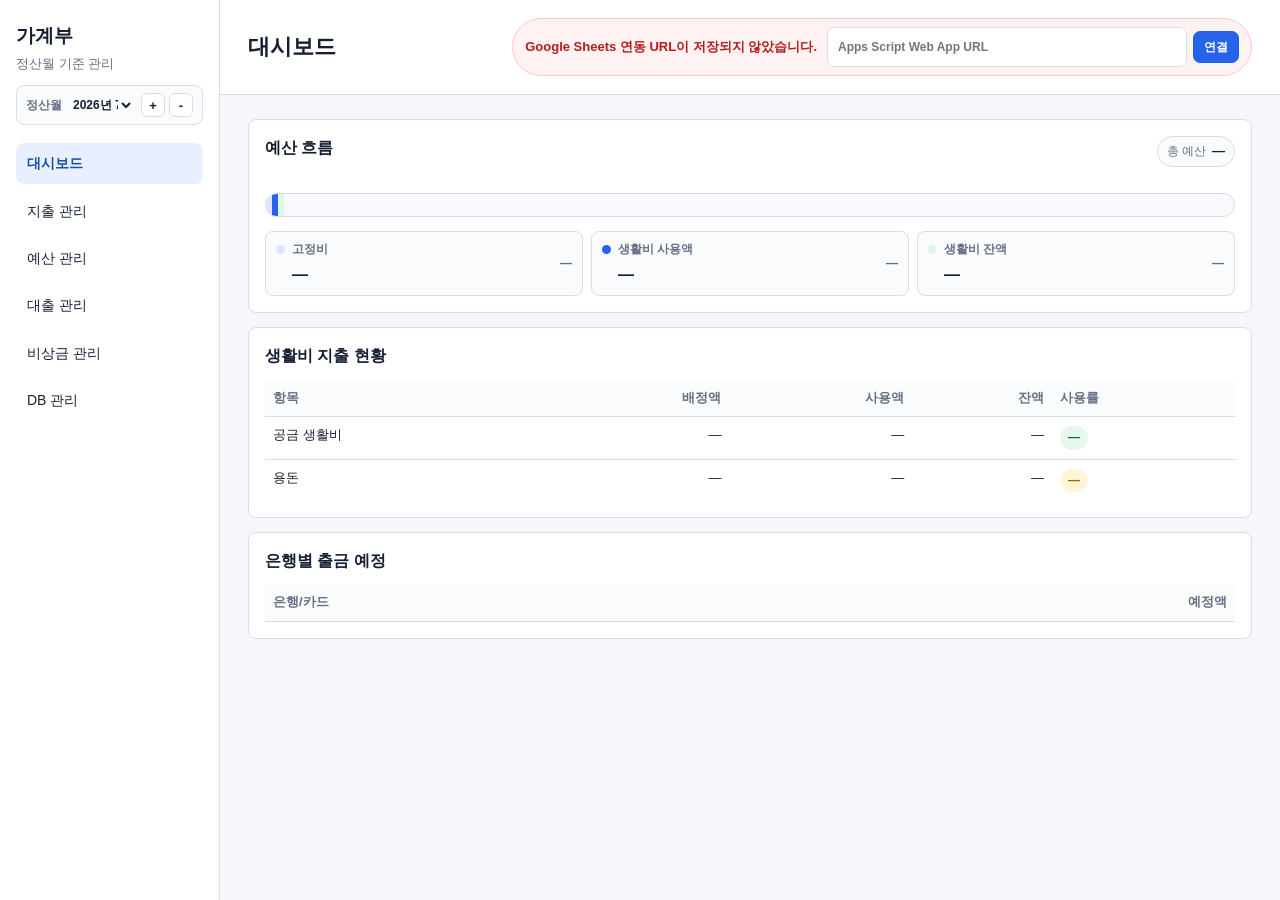
<file: docs/index.html>
<!doctype html>
<html lang="ko">
<head>
  <meta charset="utf-8">
  <meta name="viewport" content="width=device-width, initial-scale=1">
  <meta http-equiv="refresh" content="0; url=household-budget-planning.html">
  <title>가계부</title>
  <link rel="canonical" href="household-budget-planning.html">
</head>
<body>
  <p><a href="household-budget-planning.html">가계부 열기</a></p>
</body>
</html>
</file>
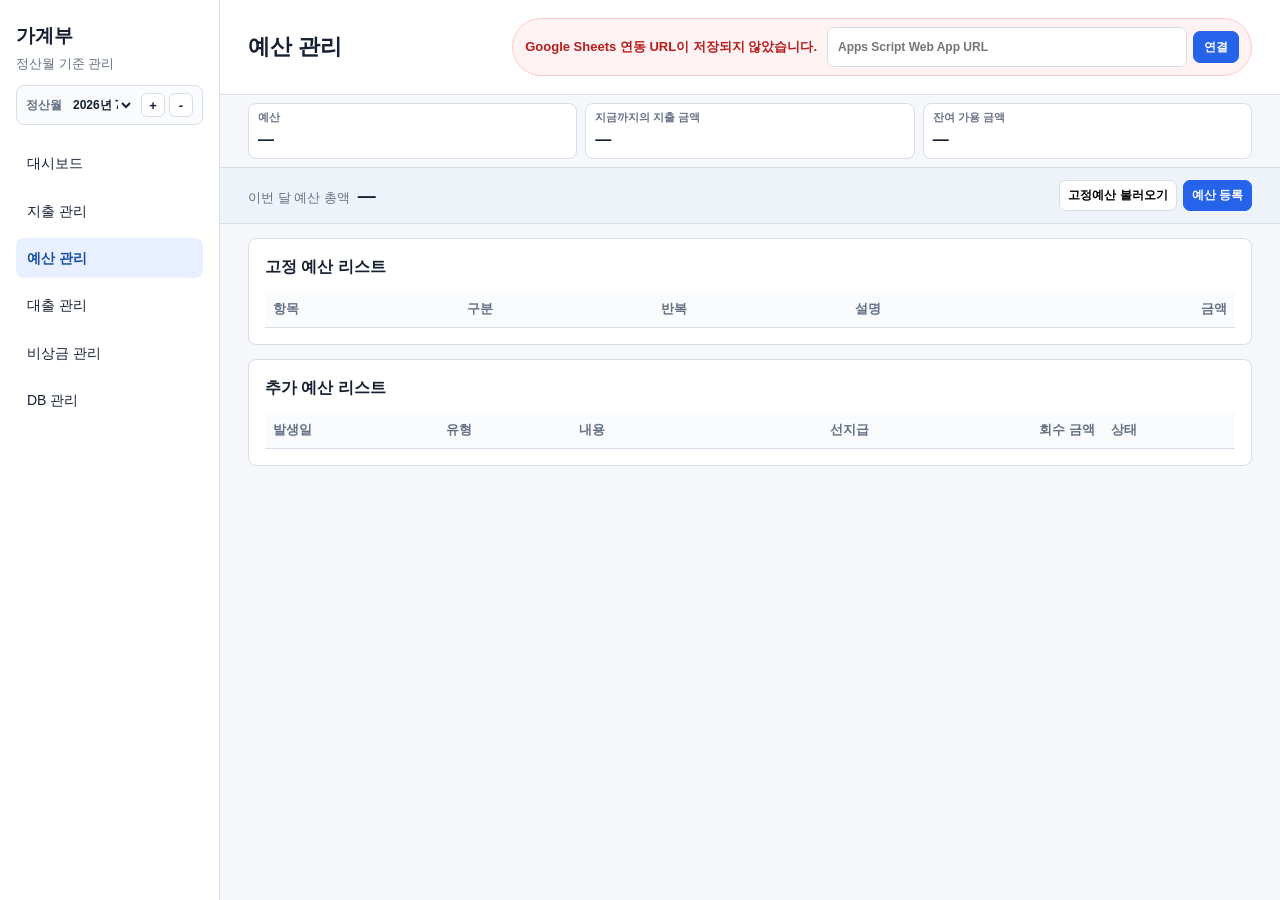
<file: docs/budget-management.html>
<!doctype html>
<html lang="ko">
<head>
  <meta charset="utf-8">
  <meta name="viewport" content="width=device-width, initial-scale=1">
  <title>가계부 - 예산 관리</title>
  <link rel="stylesheet" href="household-budget.css?v=9">
  <link rel="manifest" href="manifest.webmanifest">
  <link rel="icon" href="app-icon.svg" type="image/svg+xml">
  <meta name="theme-color" content="#2563eb">
  <script src="household-budget-db.js?v=16"></script>
</head>
<body>
  <div class="shell">
    <aside class="sidebar">
      <div class="brand">
        <div class="brand-title">
          <h1>가계부</h1>
          <p>정산월 기준 관리</p>
        </div>
        <label class="global-month">
          <span>정산월</span>
          <select name="globalSettlementMonth" aria-label="정산월 선택">
            <option>2026년 12월</option>
            <option>2026년 11월</option>
            <option>2026년 10월</option>
            <option>2026년 9월</option>
            <option>2026년 8월</option>
            <option selected>2026년 7월</option>
            <option>2026년 6월</option>
            <option>2026년 5월</option>
            <option>2026년 4월</option>
            <option>2026년 3월</option>
            <option>2026년 2월</option>
            <option>2026년 1월</option>
          </select>
        </label>
      </div>
      <nav class="nav">
        <a href="household-budget-planning.html">대시보드</a>
        <a href="expense-management.html">지출 관리</a>
        <a class="active" href="budget-management.html">예산 관리</a>
        <a href="loan-management.html">대출 관리</a>
        <a href="reserve-management.html">비상금 관리</a>
        <a href="database-management.html">DB 관리</a>
      </nav>
    </aside>
    <div class="content">
      <header class="topbar">
        <div>
          <h2>예산 관리</h2>
        </div>
      </header>
      <section class="summary-strip" aria-label="예산 요약">
        <div class="summary-item">
          <span>예산</span>
          <strong>—</strong>
        </div>
        <div class="summary-item">
          <span>지금까지의 지출 금액</span>
          <strong>—</strong>
        </div>
        <div class="summary-item">
          <span>잔여 가용 금액</span>
          <strong>—</strong>
        </div>
      </section>
      <main class="expense-main">
        <div class="toolbar is-sticky">
          <div class="toolbar-total">
            <span>이번 달 예산 총액</span>
            <strong>—</strong>
          </div>
          <div class="toolbar-actions">
            <button class="button" id="copyFixedBudgetMonth" type="button">고정예산 불러오기</button>
            <button class="button primary" id="openBudgetModal">예산 등록</button>
          </div>
        </div>
        <div class="grid">
          <section class="card span-12">
            <h3>고정 예산 리스트</h3>
            <table>
              <thead>
                <tr>
                  <th>항목</th>
                  <th>구분</th>
                  <th>반복</th>
                  <th>설명</th>
                  <th class="amount">금액</th>
                </tr>
              </thead>
              <tbody></tbody>
            </table>
          </section>
          <section class="card span-12">
            <h3>추가 예산 리스트</h3>
            <table>
              <thead>
                <tr>
                  <th>발생일</th>
                  <th>유형</th>
                  <th>내용</th>
                  <th class="amount">선지급</th>
                  <th class="amount">회수 금액</th>
                  <th>상태</th>
                </tr>
              </thead>
              <tbody></tbody>
            </table>
          </section>
        </div>
      </main>
    </div>
  </div>

  <div class="modal-backdrop" id="budgetModal" aria-hidden="true">
    <section class="modal" role="dialog" aria-modal="true" aria-labelledby="budgetModalTitle">
      <div class="modal-head">
        <h3 id="budgetModalTitle">예산 등록/편집</h3>
        <button class="button budget-modal-close">닫기</button>
      </div>
      <div class="modal-body">
        <div class="form-grid">
          <div>
            <label for="budgetKind">예산 유형</label>
            <select class="control" id="budgetKind">
              <option value="">선택</option>
              <option value="fixed">고정 예산</option>
              <option value="extra">추가 예산</option>
            </select>
          </div>
          <div>
            <label for="budgetName">항목</label>
            <input class="control" id="budgetName">
          </div>
          <div>
            <label for="budgetAmount">금액</label>
            <input class="control" id="budgetAmount">
          </div>
          <div id="fixedBudgetFields" class="conditional-panel">
            <div class="form-grid">
              <div>
                <label for="fixedBudgetCycle">반복</label>
                <select class="control" id="fixedBudgetCycle">
                  <option value="">선택</option>
                  <option>매월</option>
                  <option>이번 달만</option>
                  <option>다음 달부터</option>
                </select>
              </div>
              <div>
                <label for="fixedBudgetDescription">설명</label>
                <input class="control" id="fixedBudgetDescription">
              </div>
            </div>
          </div>
          <div id="extraBudgetFields" class="conditional-panel is-hidden">
            <div class="form-grid">
              <div>
                <label for="extraBudgetType">추가 유형</label>
                <select class="control" id="extraBudgetType">
                  <option value="">선택</option>
                  <option>선지급 회수</option>
                  <option>현금 추가</option>
                </select>
              </div>
              <div id="extraBudgetStatusField">
                <label for="extraBudgetStatus">상태</label>
                <select class="control" id="extraBudgetStatus">
                  <option value="">선택</option>
                  <option>예정</option>
                  <option>회수 대기</option>
                  <option>반영 완료</option>
                </select>
              </div>
              <div id="prepaidAmountField">
                <label for="prepaidAmount">선지급 금액</label>
                <input class="control" id="prepaidAmount">
              </div>
              <div id="collectedAmountField">
                <label for="collectedAmount">회수 금액</label>
                <input class="control" id="collectedAmount">
              </div>
            </div>
          </div>
        </div>
      </div>
      <div class="modal-actions">
        <button class="button danger budget-delete-button" type="button" data-confirm-delete data-delete-label="예산 항목">삭제</button>
        <button class="button budget-modal-close">취소</button>
        <button class="button primary">저장</button>
      </div>
    </section>
  </div>

  <div class="modal-backdrop" id="recoveryModal" aria-hidden="true">
    <section class="modal" role="dialog" aria-modal="true" aria-labelledby="recoveryModalTitle">
      <div class="modal-head">
        <h3 id="recoveryModalTitle">회수 처리</h3>
        <button class="button recovery-modal-close">닫기</button>
      </div>
      <div class="modal-body">
        <p class="note">선지급한 금액을 현금으로 회수하면 해당 월 예산에 회수 금액만큼 추가됩니다.</p>
        <div class="form-grid">
          <div>
            <label>항목</label>
            <div class="field">—</div>
          </div>
          <div>
            <label>선지급 금액</label>
            <div class="field">—</div>
          </div>
          <div>
            <label for="recoveredDate">회수일</label>
            <input class="control" id="recoveredDate" type="date">
          </div>
          <div>
            <label for="recoveredAmount">회수 금액</label>
            <input class="control" id="recoveredAmount">
          </div>
          <div>
            <label>처리 후 상태</label>
            <div class="field">반영 완료</div>
          </div>
          <div>
            <label>예산 반영</label>
            <div class="field">—</div>
          </div>
        </div>
      </div>
      <div class="modal-actions">
        <button class="button recovery-modal-close">취소</button>
        <button class="button primary">회수 처리</button>
      </div>
    </section>
  </div>


  <div class="modal-backdrop" id="monthActionModal" aria-hidden="true">
    <section class="modal confirm-modal" role="dialog" aria-modal="true" aria-labelledby="monthActionTitle">
      <div class="modal-head">
        <h3 id="monthActionTitle">정산월 처리</h3>
        <button class="button month-action-close" type="button">닫기</button>
      </div>
      <div class="modal-body">
        <p class="note" id="monthActionMessage"></p>
      </div>
      <div class="modal-actions">
        <button class="button month-action-close" type="button">취소</button>
        <button class="button primary" type="button" id="monthActionConfirm">확인</button>
      </div>
    </section>
  </div>


  <script>
    const summaryStrip = document.querySelector(".summary-strip");
    const sidebar = document.querySelector(".sidebar");
    const topbar = document.querySelector(".topbar");

    function syncStickyOffsets() {
      const desktopLayout = window.matchMedia("(min-width: 1100px)").matches;
      const summaryTop = desktopLayout ? topbar.offsetHeight : sidebar.offsetHeight;
      const toolbarTop = summaryTop + summaryStrip.offsetHeight;
      document.documentElement.style.setProperty("--summary-top", `${summaryTop}px`);
      document.documentElement.style.setProperty("--expense-toolbar-top", `${toolbarTop}px`);
    }

    window.addEventListener("resize", syncStickyOffsets);
    window.addEventListener("load", syncStickyOffsets);
    syncStickyOffsets();

    const modal = document.getElementById("budgetModal");
    const openButton = document.getElementById("openBudgetModal");
    const budgetKind = document.getElementById("budgetKind");
    const fixedBudgetFields = document.getElementById("fixedBudgetFields");
    const extraBudgetFields = document.getElementById("extraBudgetFields");
    const budgetDeleteButton = document.querySelector(".budget-delete-button");
    const extraBudgetType = document.getElementById("extraBudgetType");
    const extraBudgetStatusField = document.getElementById("extraBudgetStatusField");
    const prepaidAmountField = document.getElementById("prepaidAmountField");
    const collectedAmountField = document.getElementById("collectedAmountField");
    const settlementMonthSelect = document.querySelector("[name='globalSettlementMonth']");
    const monthActionModal = document.getElementById("monthActionModal");
    const monthActionMessage = document.getElementById("monthActionMessage");
    let latestBudgetSnapshot = null;
    let currentBudgetEdit = null;
    let currentRecoveryEdit = null;

    function closeMonthAction() {
      monthActionModal.classList.remove("open");
      monthActionModal.setAttribute("aria-hidden", "true");
    }

    function previousSettlementMonth(month) {
      const match = String(month || "").match(/^(\d{4})-(\d{2})$/);
      if (!match) return "";
      const date = new Date(Number(match[1]), Number(match[2]) - 2, 1);
      return `${date.getFullYear()}-${String(date.getMonth() + 1).padStart(2, "0")}`;
    }

    function formatCurrency(value) {
      const numberValue = window.HouseholdBudgetDB?.numberValue
        ? HouseholdBudgetDB.numberValue(value)
        : Number(String(value ?? 0).replace(/[^0-9.-]/g, "")) || 0;
      return `₩${Math.round(numberValue).toLocaleString("ko-KR")}`;
    }

    function escapeHtml(value) {
      return String(value ?? "")
        .replace(/&/g, "&amp;")
        .replace(/</g, "&lt;")
        .replace(/>/g, "&gt;")
        .replace(/"/g, "&quot;");
    }

    function setSummaryItem(index, amount) {
      const item = document.querySelectorAll(".summary-strip .summary-item strong")[index];
      if (item) item.textContent = formatCurrency(amount);
    }

    function numberValue(value) {
      return window.HouseholdBudgetDB?.numberValue
        ? HouseholdBudgetDB.numberValue(value)
        : Number(String(value ?? 0).replace(/[^0-9.-]/g, "")) || 0;
    }

    function sumRows(rows, key = "amount") {
      return rows.reduce((total, row) => total + numberValue(row[key]), 0);
    }

    function calculateBudgetSummary(snapshot) {
      const fixedRows = snapshot.rows.fixed_expenses || [];
      const expenseRows = snapshot.rows.expenses || [];
      const allowanceBudget = sumRows(fixedRows.filter((row) => row.title === "용돈"));
      const publicFixedTotal = sumRows(fixedRows.filter((row) => row.title !== "용돈"));
      const fixedTotal = publicFixedTotal + allowanceBudget;
      const publicSpent = sumRows(expenseRows.filter((row) => row.expense_type === "variable" && row.ledger_type === "public"));
      const totalBudget = numberValue(snapshot.summary.total_budget);
      const livingBudget = totalBudget - fixedTotal;
      return {
        totalBudget,
        publicSettlementSpent: fixedTotal + publicSpent,
        publicRemaining: livingBudget - publicSpent,
      };
    }

    function fixedBudgetMarkup(row) {
      return `
        <tr data-id="${escapeHtml(row.budget_id || "")}">
          <td class="editable-cell"><button class="link-button budget-modal-trigger" data-budget-kind="fixed">${escapeHtml(row.title)}</button></td>
          <td>수입</td>
          <td>매월</td>
          <td>${escapeHtml(row.memo || "고정 예산")}</td>
          <td class="amount editable-cell"><button class="amount-button budget-modal-trigger" data-budget-kind="fixed">${formatCurrency(row.amount)}</button></td>
        </tr>
      `;
    }

    function extraBudgetLabel(row) {
      if (row.extra_type === "cash_add") return "현금 추가";
      if (row.extra_type === "reimbursement") return "선지급 회수";
      return "추가 예산";
    }

    function extraStatusMarkup(row) {
      if (row.recovery_status === "collected") return `<span class="badge green">반영 완료</span>`;
      if (row.recovery_status === "pending") return `<button class="badge amber recovery-trigger" data-id="${escapeHtml(row.budget_id || "")}">회수 대기</button>`;
      return `<span class="badge blue">예정</span>`;
    }

    function extraBudgetMarkup(row) {
      return `
        <tr data-id="${escapeHtml(row.budget_id || "")}">
          <td>${escapeHtml(row.recovered_date || "-")}</td>
          <td>${extraBudgetLabel(row)}</td>
          <td class="editable-cell"><button class="link-button budget-modal-trigger" data-budget-kind="extra">${escapeHtml(row.title)}</button></td>
          <td class="amount">${row.prepaid_amount ? formatCurrency(row.prepaid_amount) : "-"}</td>
          <td class="amount editable-cell"><button class="amount-button budget-modal-trigger" data-budget-kind="extra">${formatCurrency(row.collected_amount || row.amount)}</button></td>
          <td>${extraStatusMarkup(row)}</td>
        </tr>
      `;
    }

    function renderBudgetPage(snapshot) {
      latestBudgetSnapshot = snapshot;
      const summary = calculateBudgetSummary(snapshot);
      setSummaryItem(0, summary.totalBudget);
      setSummaryItem(1, summary.publicSettlementSpent);
      setSummaryItem(2, summary.publicRemaining);
      const toolbarTotal = document.querySelector(".toolbar-total strong");
      if (toolbarTotal) toolbarTotal.textContent = formatCurrency(summary.totalBudget);

      const fixedRows = snapshot.rows.budgets.filter((row) => row.budget_type === "fixed");
      const extraRows = snapshot.rows.budgets.filter((row) => row.budget_type === "extra");
      const sections = Array.from(document.querySelectorAll(".card"));
      const fixedBody = sections.find((section) => section.querySelector("h3")?.textContent.trim() === "고정 예산 리스트")?.querySelector("tbody");
      const extraBody = sections.find((section) => section.querySelector("h3")?.textContent.trim() === "추가 예산 리스트")?.querySelector("tbody");
      if (fixedBody) fixedBody.innerHTML = fixedRows.map(fixedBudgetMarkup).join("");
      if (extraBody) {
        extraBody.innerHTML = extraRows.length
          ? extraRows.map(extraBudgetMarkup).join("")
          : `<tr><td colspan="6" class="empty-cell">등록된 추가 예산이 없습니다.</td></tr>`;
      }
      bindRecoveryTriggers();
    }

    document.getElementById("copyFixedBudgetMonth").addEventListener("click", () => {
      const selectedMonth = settlementMonthSelect?.value || "선택한 정산월";
      monthActionMessage.textContent = `${selectedMonth}에 이전 정산월의 고정 예산 항목과 금액을 동일하게 세팅합니다. 추가 예산은 복사하지 않고, 해당 월에서 새로 등록한 값만 반영합니다.`;
      monthActionModal.classList.add("open");
      monthActionModal.setAttribute("aria-hidden", "false");
    });

    document.getElementById("monthActionConfirm").addEventListener("click", async () => {
      const targetMonth = window.HouseholdBudgetDB?.parseKoreanMonth(settlementMonthSelect?.value);
      const sourceMonth = previousSettlementMonth(targetMonth);
      if (window.HouseholdBudgetDB?.getApiUrl() && sourceMonth && targetMonth) {
        await HouseholdBudgetDB.cloneFixedMonth(sourceMonth, targetMonth);
      }
      document.getElementById("copyFixedBudgetMonth").textContent = "고정예산 세팅 완료";
      closeMonthAction();
    });

    document.querySelectorAll(".month-action-close").forEach((button) => {
      button.addEventListener("click", closeMonthAction);
    });

    function syncBudgetKindFields() {
      const isFixed = budgetKind.value === "fixed";
      const isExtra = budgetKind.value === "extra";
      fixedBudgetFields.classList.toggle("is-hidden", !isFixed);
      extraBudgetFields.classList.toggle("is-hidden", !isExtra);
      syncExtraBudgetFields();
    }

    function syncExtraBudgetFields() {
      const isCashAdd = budgetKind.value === "extra" && extraBudgetType.value === "현금 추가";
      extraBudgetStatusField.classList.toggle("is-hidden", isCashAdd);
      prepaidAmountField.classList.toggle("is-hidden", isCashAdd);
      collectedAmountField.classList.toggle("is-hidden", isCashAdd);
    }

    function setSelectValue(select, value) {
      if (!select) return;
      const option = Array.from(select.options).find((item) => item.value === value || item.textContent.trim() === value);
      if (option) select.value = option.value;
    }

    function openBudgetModal() {
      modal.classList.add("open");
      modal.setAttribute("aria-hidden", "false");
    }

    function closeBudgetModal() {
      modal.classList.remove("open");
      modal.setAttribute("aria-hidden", "true");
    }

    function resetBudgetModalForCreate() {
      currentBudgetEdit = null;
      document.getElementById("budgetModalTitle").textContent = "예산 등록";
      budgetKind.value = "";
      document.getElementById("budgetName").value = "";
      document.getElementById("budgetAmount").value = "";
      setSelectValue(document.getElementById("fixedBudgetCycle"), "");
      document.getElementById("fixedBudgetDescription").value = "";
      setSelectValue(document.getElementById("extraBudgetType"), "");
      setSelectValue(document.getElementById("extraBudgetStatus"), "");
      document.getElementById("prepaidAmount").value = "";
      document.getElementById("collectedAmount").value = "";
      budgetDeleteButton.classList.add("is-hidden");
      syncBudgetKindFields();
    }

    function fillBudgetModalFromRow(button) {
      const row = button.closest("tr");
      const cells = Array.from(row.children);
      const kind = button.dataset.budgetKind || "fixed";
      const id = row.dataset.id || "";
      currentBudgetEdit = {
        id,
        source: latestBudgetSnapshot?.rows.budgets.find((item) => item.budget_id === id)
      };
      document.getElementById("budgetModalTitle").textContent = "예산 편집";
      budgetDeleteButton.classList.remove("is-hidden");
      budgetKind.value = kind;
      if (kind === "extra") {
        document.getElementById("budgetName").value = cells[2].textContent.trim();
        document.getElementById("budgetAmount").value = cells[4].textContent.trim();
        setSelectValue(document.getElementById("extraBudgetType"), cells[1].textContent.trim());
        document.getElementById("prepaidAmount").value = cells[3].textContent.trim();
        document.getElementById("collectedAmount").value = cells[4].textContent.trim();
        setSelectValue(document.getElementById("extraBudgetStatus"), cells[5].textContent.trim());
      } else {
        document.getElementById("budgetName").value = cells[0].textContent.trim();
        document.getElementById("budgetAmount").value = cells[4].textContent.trim();
        setSelectValue(document.getElementById("fixedBudgetCycle"), cells[2].textContent.trim());
        document.getElementById("fixedBudgetDescription").value = cells[3].textContent.trim();
      }
      syncBudgetKindFields();
      openBudgetModal();
    }

    async function saveBudgetModal() {
      if (!window.HouseholdBudgetDB?.getApiUrl()) throw new Error("Google Sheets 연동 URL이 필요합니다.");
      const settlementMonth = HouseholdBudgetDB.parseKoreanMonth(settlementMonthSelect?.value);
      const kind = budgetKind.value;
      const title = document.getElementById("budgetName").value.trim();
      const amount = numberValue(document.getElementById("budgetAmount").value);
      const extraTypeLabel = document.getElementById("extraBudgetType").value;
      const isCashAdd = kind === "extra" && extraTypeLabel === "현금 추가";
      const now = new Date().toISOString().slice(0, 10);
      if (!kind || !title || !amount || !settlementMonth) throw new Error("예산 유형, 항목, 금액, 정산월을 확인해주세요.");

      await HouseholdBudgetDB.upsert("monthly_budgets", {
        ...(currentBudgetEdit?.source || {}),
        budget_id: currentBudgetEdit?.id || undefined,
        settlement_month: settlementMonth,
        budget_type: kind,
        title,
        amount,
        extra_type: kind === "extra" ? (isCashAdd ? "cash_add" : "reimbursement") : "",
        prepaid_amount: kind === "extra" && !isCashAdd ? numberValue(document.getElementById("prepaidAmount").value) : "",
        collected_amount: kind === "extra" ? (isCashAdd ? amount : numberValue(document.getElementById("collectedAmount").value || amount)) : "",
        recovery_status: kind === "extra" ? (isCashAdd ? "collected" : statusToValue(document.getElementById("extraBudgetStatus").value)) : "none",
        recovered_date: currentBudgetEdit?.source?.recovered_date || "",
        memo: kind === "fixed" ? document.getElementById("fixedBudgetDescription").value : "",
        created_at: currentBudgetEdit?.source?.created_at || now,
      });
      await HouseholdBudgetDB.refreshPage();
      closeBudgetModal();
    }

    function statusToValue(label) {
      if (label === "반영 완료") return "collected";
      if (label === "회수 대기") return "pending";
      return "scheduled";
    }

    async function deleteCurrentBudget() {
      if (!currentBudgetEdit?.id) return;
      await HouseholdBudgetDB.remove("monthly_budgets", currentBudgetEdit.id, HouseholdBudgetDB.parseKoreanMonth(settlementMonthSelect?.value));
      await HouseholdBudgetDB.refreshPage();
      closeBudgetModal();
    }

    openButton.addEventListener("click", () => {
      resetBudgetModalForCreate();
      openBudgetModal();
    });

    document.addEventListener("click", (event) => {
      const button = event.target.closest(".budget-modal-trigger");
      if (button) fillBudgetModalFromRow(button);
    });

    document.querySelectorAll(".budget-modal-close").forEach((button) => {
      button.addEventListener("click", closeBudgetModal);
    });
    modal.querySelector(".modal-actions .button.primary").addEventListener("click", async () => {
      const button = modal.querySelector(".modal-actions .button.primary");
      button.disabled = true;
      button.textContent = "저장 중";
      try {
        await saveBudgetModal();
      } catch (error) {
        alert(error.message || "저장에 실패했습니다.");
      } finally {
        button.disabled = false;
        button.textContent = "저장";
      }
    });

    const recoveryModal = document.getElementById("recoveryModal");
    function bindRecoveryTriggers() {
      document.querySelectorAll(".recovery-trigger").forEach((button) => {
        button.addEventListener("click", () => {
          const id = button.dataset.id;
          currentRecoveryEdit = latestBudgetSnapshot?.rows.budgets.find((row) => row.budget_id === id) || null;
          const fields = recoveryModal.querySelectorAll(".field");
          if (fields[0]) fields[0].textContent = currentRecoveryEdit?.title || "—";
          if (fields[1]) fields[1].textContent = formatCurrency(currentRecoveryEdit?.prepaid_amount || 0);
          if (fields[3]) fields[3].textContent = formatCurrency(currentRecoveryEdit?.collected_amount || currentRecoveryEdit?.amount || 0);
          document.getElementById("recoveredDate").value = new Date().toISOString().slice(0, 10);
          document.getElementById("recoveredAmount").value = formatCurrency(currentRecoveryEdit?.collected_amount || currentRecoveryEdit?.amount || 0);
        recoveryModal.classList.add("open");
        recoveryModal.setAttribute("aria-hidden", "false");
        });
      });
    }

    document.querySelectorAll(".recovery-modal-close").forEach((button) => {
      button.addEventListener("click", () => {
        recoveryModal.classList.remove("open");
        recoveryModal.setAttribute("aria-hidden", "true");
      });
    });
    recoveryModal.querySelector(".modal-actions .button.primary").addEventListener("click", async () => {
      if (!currentRecoveryEdit) return;
      await HouseholdBudgetDB.upsert("monthly_budgets", {
        ...currentRecoveryEdit,
        recovery_status: "collected",
        recovered_date: document.getElementById("recoveredDate").value,
        collected_amount: numberValue(document.getElementById("recoveredAmount").value),
        amount: numberValue(document.getElementById("recoveredAmount").value),
      });
      recoveryModal.classList.remove("open");
      await HouseholdBudgetDB.refreshPage();
    });

    budgetKind.addEventListener("change", syncBudgetKindFields);
    extraBudgetType.addEventListener("change", syncExtraBudgetFields);
    settlementMonthSelect?.addEventListener("change", async () => {
      const month = HouseholdBudgetDB.parseKoreanMonth(settlementMonthSelect?.value);
      await HouseholdBudgetDB.ensureSettlementMonthInitialized(month);
      await HouseholdBudgetDB.refreshPage();
    });
    syncExtraBudgetFields();

    window.__householdBudgetConfirmDelete = async () => {
      if (modal.classList.contains("open")) await deleteCurrentBudget();
    };

    window.HouseholdBudgetDB?.hydratePage(renderBudgetPage);

  </script>
<div class="modal-backdrop" id="deleteConfirmModal" aria-hidden="true">
  <section class="modal confirm-modal" role="dialog" aria-modal="true" aria-labelledby="deleteConfirmTitle">
    <div class="modal-head">
      <h3 id="deleteConfirmTitle">삭제 확인</h3>
      <button class="button delete-confirm-close" type="button">닫기</button>
    </div>
    <div class="modal-body">
      <p class="note" id="deleteConfirmMessage">선택한 항목을 삭제할까요?</p>
    </div>
    <div class="modal-actions">
      <button class="button delete-confirm-close" type="button">취소</button>
      <button class="button danger" type="button" id="deleteConfirmAction">삭제</button>
    </div>
  </section>
</div>

<script>
  (() => {
    const deleteConfirmModal = document.getElementById("deleteConfirmModal");
    const deleteConfirmMessage = document.getElementById("deleteConfirmMessage");
    const closeDeleteConfirm = () => {
      deleteConfirmModal.classList.remove("open");
      deleteConfirmModal.setAttribute("aria-hidden", "true");
    };

    document.querySelectorAll("[data-confirm-delete]").forEach((button) => {
      button.addEventListener("click", () => {
        const label = button.dataset.deleteLabel || "항목";
        deleteConfirmMessage.textContent = `${label}을 삭제할까요?`;
        deleteConfirmModal.classList.add("open");
        deleteConfirmModal.setAttribute("aria-hidden", "false");
      });
    });

    document.querySelectorAll(".delete-confirm-close").forEach((button) => {
      button.addEventListener("click", closeDeleteConfirm);
    });

    document.getElementById("deleteConfirmAction").addEventListener("click", async () => {
      if (typeof window.__householdBudgetConfirmDelete === "function") {
        await window.__householdBudgetConfirmDelete();
      }
      closeDeleteConfirm();
    });
    deleteConfirmModal.addEventListener("click", (event) => {
      if (event.target === deleteConfirmModal) closeDeleteConfirm();
    });
  })();
</script>
</body>
</html>
</file>
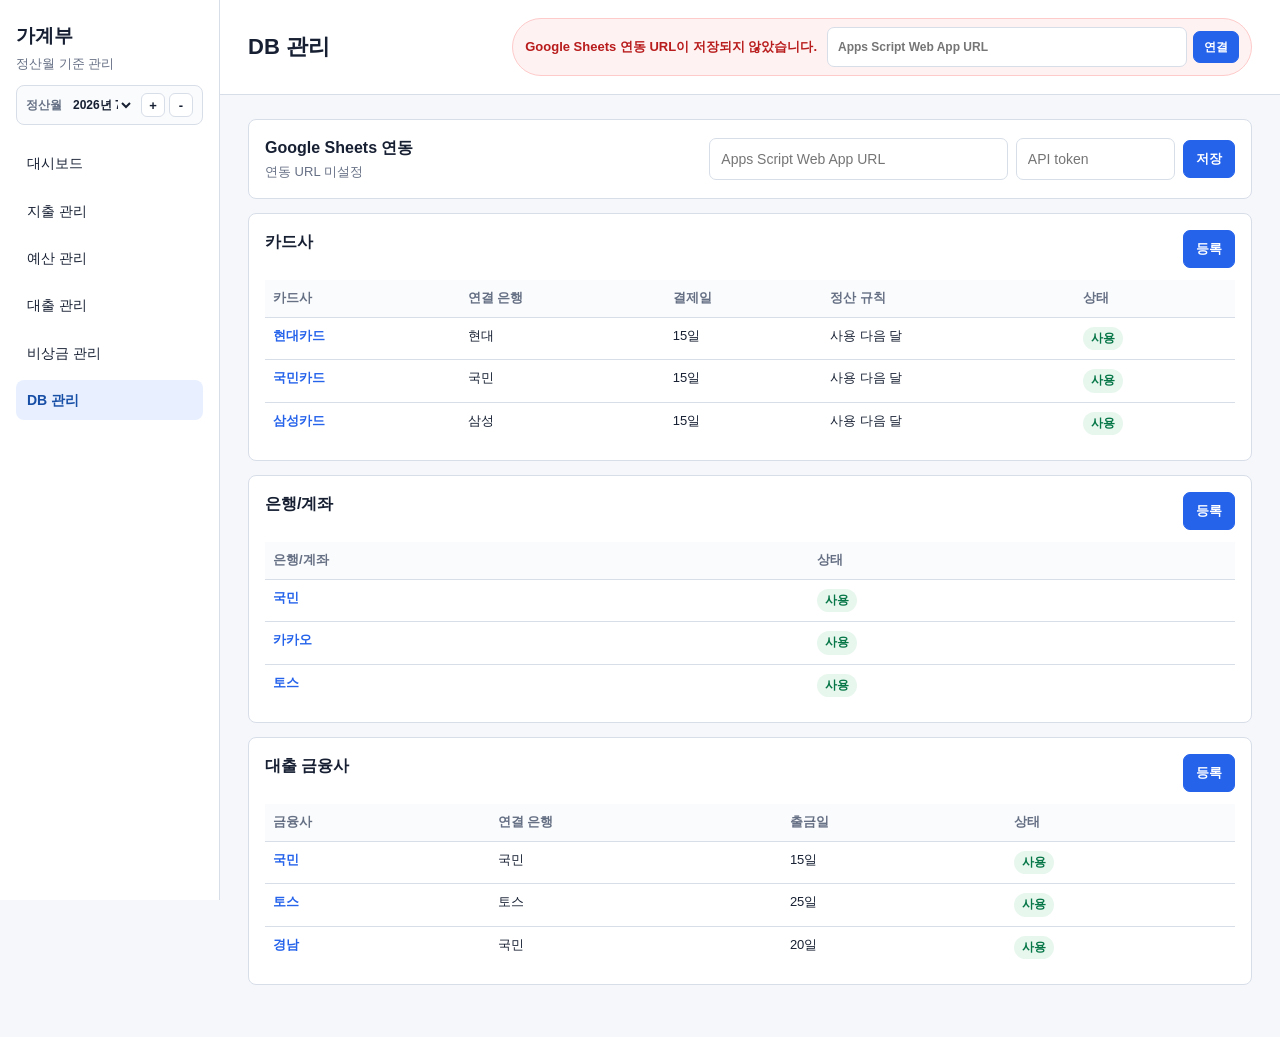
<file: docs/database-management.html>
<!doctype html>
<html lang="ko">
<head>
  <meta charset="utf-8">
  <meta name="viewport" content="width=device-width, initial-scale=1">
  <title>가계부 - DB 관리</title>
  <link rel="stylesheet" href="household-budget.css?v=9">
  <link rel="manifest" href="manifest.webmanifest">
  <link rel="icon" href="app-icon.svg" type="image/svg+xml">
  <meta name="theme-color" content="#2563eb">
  <script src="household-budget-db.js?v=16"></script>
</head>
<body>
  <div class="shell">
    <aside class="sidebar">
      <div class="brand">
        <div class="brand-title">
          <h1>가계부</h1>
          <p>정산월 기준 관리</p>
        </div>
        <label class="global-month">
          <span>정산월</span>
          <select name="globalSettlementMonth" aria-label="정산월 선택">
            <option>2026년 12월</option>
            <option>2026년 11월</option>
            <option>2026년 10월</option>
            <option>2026년 9월</option>
            <option>2026년 8월</option>
            <option selected>2026년 7월</option>
            <option>2026년 6월</option>
            <option>2026년 5월</option>
            <option>2026년 4월</option>
            <option>2026년 3월</option>
            <option>2026년 2월</option>
            <option>2026년 1월</option>
          </select>
        </label>
      </div>
      <nav class="nav">
        <a href="household-budget-planning.html">대시보드</a>
        <a href="expense-management.html">지출 관리</a>
        <a href="budget-management.html">예산 관리</a>
        <a href="loan-management.html">대출 관리</a>
        <a href="reserve-management.html">비상금 관리</a>
        <a class="active" href="database-management.html">DB 관리</a>
      </nav>
    </aside>
    <div class="content">
      <header class="topbar">
        <div><h2>DB 관리</h2></div>
      </header>
      <main>
        <div class="grid">
          <section class="card span-12 db-flow-card">
            <div>
              <h3>Google Sheets 연동</h3>
              <p id="dbConnectionStatus">연동 URL 미설정</p>
            </div>
            <div class="db-connect">
              <input class="control" id="dbApiUrl" placeholder="Apps Script Web App URL">
              <input class="control" id="dbApiToken" placeholder="API token">
              <button class="button primary" type="button" id="saveDbApiUrl">저장</button>
            </div>
          </section>
          <section class="card span-12">
            <div class="card-head">
              <h3>카드사</h3>
              <button class="button primary db-modal-open" type="button" data-db-kind="카드사">등록</button>
            </div>
            <table>
              <thead><tr><th>카드사</th><th>연결 은행</th><th>결제일</th><th>정산 규칙</th><th>상태</th></tr></thead>
              <tbody>
                <tr data-db-kind="카드사" data-name="현대카드" data-bank="현대" data-payment-day="15" data-settlement-rule="사용 다음 달" data-status="사용"><td><button class="link-button db-edit-button" type="button">현대카드</button></td><td>현대</td><td>15일</td><td>사용 다음 달</td><td><span class="badge green">사용</span></td></tr>
                <tr data-db-kind="카드사" data-name="국민카드" data-bank="국민" data-payment-day="15" data-settlement-rule="사용 다음 달" data-status="사용"><td><button class="link-button db-edit-button" type="button">국민카드</button></td><td>국민</td><td>15일</td><td>사용 다음 달</td><td><span class="badge green">사용</span></td></tr>
                <tr data-db-kind="카드사" data-name="삼성카드" data-bank="삼성" data-payment-day="15" data-settlement-rule="사용 다음 달" data-status="사용"><td><button class="link-button db-edit-button" type="button">삼성카드</button></td><td>삼성</td><td>15일</td><td>사용 다음 달</td><td><span class="badge green">사용</span></td></tr>
              </tbody>
            </table>
          </section>
          <section class="card span-12">
            <div class="card-head">
              <h3>은행/계좌</h3>
              <button class="button primary db-modal-open" type="button" data-db-kind="은행/계좌">등록</button>
            </div>
            <table>
              <thead><tr><th>은행/계좌</th><th>상태</th></tr></thead>
              <tbody id="bankAccountRows">
                <tr data-db-kind="은행/계좌" data-name="국민" data-status="사용"><td><button class="link-button db-edit-button" type="button">국민</button></td><td><span class="badge green">사용</span></td></tr>
                <tr data-db-kind="은행/계좌" data-name="카카오" data-status="사용"><td><button class="link-button db-edit-button" type="button">카카오</button></td><td><span class="badge green">사용</span></td></tr>
                <tr data-db-kind="은행/계좌" data-name="토스" data-status="사용"><td><button class="link-button db-edit-button" type="button">토스</button></td><td><span class="badge green">사용</span></td></tr>
              </tbody>
            </table>
          </section>
          <section class="card span-12">
            <div class="card-head">
              <h3>대출 금융사</h3>
              <button class="button primary db-modal-open" type="button" data-db-kind="대출 금융사">등록</button>
            </div>
            <table>
              <thead><tr><th>금융사</th><th>연결 은행</th><th>출금일</th><th>상태</th></tr></thead>
              <tbody>
                <tr data-db-kind="대출 금융사" data-name="국민" data-bank="국민" data-payment-day="15" data-settlement-rule="사용 당월" data-status="사용"><td><button class="link-button db-edit-button" type="button">국민</button></td><td>국민</td><td>15일</td><td><span class="badge green">사용</span></td></tr>
                <tr data-db-kind="대출 금융사" data-name="토스" data-bank="토스" data-payment-day="25" data-settlement-rule="사용 당월" data-status="사용"><td><button class="link-button db-edit-button" type="button">토스</button></td><td>토스</td><td>25일</td><td><span class="badge green">사용</span></td></tr>
                <tr data-db-kind="대출 금융사" data-name="경남" data-bank="국민" data-payment-day="20" data-settlement-rule="사용 당월" data-status="사용"><td><button class="link-button db-edit-button" type="button">경남</button></td><td>국민</td><td>20일</td><td><span class="badge green">사용</span></td></tr>
              </tbody>
            </table>
          </section>
        </div>
      </main>
    </div>
  </div>

  <div class="modal-backdrop" id="dbModal" aria-hidden="true">
    <section class="modal" role="dialog" aria-modal="true" aria-labelledby="dbModalTitle">
      <div class="modal-head">
        <h3 id="dbModalTitle">DB 항목 등록</h3>
        <button class="button db-modal-close" type="button">닫기</button>
      </div>
      <div class="modal-body">
        <input id="dbKind" type="hidden">
        <div class="form-grid db-form-grid">
          <div class="form-span-2">
            <label for="dbName">항목명</label>
            <input class="control" id="dbName">
          </div>
          <div class="form-span-2" id="dbBankField">
            <label for="dbBank" id="dbBankLabel">연결 은행</label>
            <select class="control" id="dbBank">
              <option value="">선택</option>
            </select>
          </div>
          <div class="form-span-2" id="dbSettlementRuleField">
            <label for="dbSettlementRule">정산 규칙</label>
            <select class="control" id="dbSettlementRule">
              <option value="">선택</option>
              <option>사용 다음 달</option>
              <option>사용 당월</option>
              <option>직접 선택</option>
            </select>
          </div>
          <div class="form-span-2">
            <label for="dbStatus">상태</label>
            <select class="control" id="dbStatus">
              <option>사용</option>
              <option>미사용</option>
            </select>
          </div>
          <div class="form-span-2" id="dbPaymentDayField">
            <label for="dbPaymentDay">결제/출금일</label>
            <input class="control" id="dbPaymentDay" type="number" min="1" max="31">
          </div>
          <div class="conditional-panel">
            <label for="dbMemo">메모</label>
            <input class="control" id="dbMemo">
          </div>
        </div>
      </div>
      <div class="modal-actions">
        <button class="button danger db-delete-button is-hidden" type="button" data-confirm-delete data-delete-label="DB 항목">삭제</button>
        <button class="button db-modal-close" type="button">취소</button>
        <button class="button primary" type="button">저장</button>
      </div>
    </section>
  </div>

  <script>
    const dbModal = document.getElementById("dbModal");
    const dbDeleteButton = document.querySelector(".db-delete-button");
    const dbKind = document.getElementById("dbKind");
    const dbName = document.getElementById("dbName");
    const dbBankField = document.getElementById("dbBankField");
    const dbBank = document.getElementById("dbBank");
    const dbPaymentDay = document.getElementById("dbPaymentDay");
    const dbPaymentDayField = document.getElementById("dbPaymentDayField");
    const dbSettlementRuleField = document.getElementById("dbSettlementRuleField");
    const dbSettlementRule = document.getElementById("dbSettlementRule");
    const dbStatus = document.getElementById("dbStatus");
    const dbMemo = document.getElementById("dbMemo");
    const dbApiUrl = document.getElementById("dbApiUrl");
    const dbApiToken = document.getElementById("dbApiToken");
    const dbConnectionStatus = document.getElementById("dbConnectionStatus");
    let latestDbSnapshot = null;
    let currentDbEdit = null;

    function syncDbConnectionStatus() {
      const url = window.HouseholdBudgetDB?.getApiUrl() || "";
      const token = window.HouseholdBudgetDB?.getApiToken() || "";
      dbApiUrl.value = url;
      dbApiToken.value = token;
      dbConnectionStatus.textContent = url ? "연동 URL 저장됨" : "연동 URL 미설정";
    }

    document.getElementById("saveDbApiUrl").addEventListener("click", async () => {
      window.HouseholdBudgetDB?.setApiUrl(dbApiUrl.value);
      window.HouseholdBudgetDB?.setApiToken(dbApiToken.value);
      syncDbConnectionStatus();
      if (window.HouseholdBudgetDB?.getApiUrl()) {
        try {
          await HouseholdBudgetDB.hydratePage(renderDbManagement);
          dbConnectionStatus.textContent = "연동 확인 완료";
        } catch (error) {
          dbConnectionStatus.textContent = "연동 확인 실패";
          console.error(error);
        }
      }
    });

    syncDbConnectionStatus();

    function escapeHtml(value) {
      return String(value ?? "")
        .replace(/&/g, "&amp;")
        .replace(/</g, "&lt;")
        .replace(/>/g, "&gt;")
        .replace(/"/g, "&quot;");
    }

    function lookupBy(rows, idKey, valueKey = "name") {
      return rows.reduce((lookup, row) => {
        lookup[row[idKey]] = row[valueKey];
        return lookup;
      }, {});
    }

    function settlementRuleLabel(value) {
      if (value === "used_next_month") return "사용 다음 달";
      if (value === "same_month") return "사용 당월";
      if (value === "manual") return "직접 선택";
      return value || "-";
    }

    function settlementRuleValue(label) {
      if (label === "사용 다음 달") return "used_next_month";
      if (label === "사용 당월") return "same_month";
      if (label === "직접 선택") return "manual";
      return label || "";
    }

    function statusBadge(status) {
      const value = status || "사용";
      return `<span class="badge ${value === "사용" ? "green" : "red"}">${escapeHtml(value)}</span>`;
    }

    function sectionBody(title) {
      return Array.from(document.querySelectorAll(".card"))
        .find((section) => section.querySelector("h3")?.textContent.trim() === title)
        ?.querySelector("tbody");
    }

    function renderDbManagement(snapshot) {
      latestDbSnapshot = snapshot;
      const bankLookup = lookupBy(snapshot.master.bank_accounts, "bank_account_id");
      const cardBody = sectionBody("카드사");
      const bankBody = document.getElementById("bankAccountRows");
      const loanBody = sectionBody("대출 금융사");

      if (cardBody) {
        cardBody.innerHTML = snapshot.master.cards.map((row) => {
          const bank = bankLookup[row.linked_bank_account_id] || row.linked_bank_account_id || "";
          const rule = settlementRuleLabel(row.settlement_rule);
          return `<tr data-id="${escapeHtml(row.card_id || "")}" data-db-kind="카드사" data-name="${escapeHtml(row.name)}" data-bank="${escapeHtml(bank)}" data-payment-day="${escapeHtml(row.payment_day || "")}" data-settlement-rule="${escapeHtml(rule)}" data-status="${escapeHtml(row.status || "사용")}"><td><button class="link-button db-edit-button" type="button">${escapeHtml(row.name)}</button></td><td>${escapeHtml(bank)}</td><td>${row.payment_day ? `${row.payment_day}일` : "-"}</td><td>${escapeHtml(rule)}</td><td>${statusBadge(row.status)}</td></tr>`;
        }).join("");
      }

      if (bankBody) {
        bankBody.innerHTML = snapshot.master.bank_accounts.map((row) => {
          return `<tr data-id="${escapeHtml(row.bank_account_id || "")}" data-db-kind="은행/계좌" data-name="${escapeHtml(row.name)}" data-status="${escapeHtml(row.status || "사용")}"><td><button class="link-button db-edit-button" type="button">${escapeHtml(row.name)}</button></td><td>${statusBadge(row.status)}</td></tr>`;
        }).join("");
      }

      if (loanBody) {
        loanBody.innerHTML = snapshot.master.loan_companies.map((row) => {
          const bank = bankLookup[row.linked_bank_account_id] || row.linked_bank_account_id || "";
          return `<tr data-id="${escapeHtml(row.loan_company_id || "")}" data-db-kind="대출 금융사" data-name="${escapeHtml(row.name)}" data-bank="${escapeHtml(bank)}" data-payment-day="${escapeHtml(row.withdraw_day || "")}" data-settlement-rule="" data-status="${escapeHtml(row.status || "사용")}"><td><button class="link-button db-edit-button" type="button">${escapeHtml(row.name)}</button></td><td>${escapeHtml(bank)}</td><td>${row.withdraw_day ? `${row.withdraw_day}일` : "-"}</td><td>${statusBadge(row.status)}</td></tr>`;
        }).join("");
      }
    }

    function getBankAccountOptions() {
      return Array.from(document.querySelectorAll("#bankAccountRows tr"))
        .filter((row) => row.dataset.status === "사용")
        .map((row) => row.dataset.name)
        .filter(Boolean);
    }

    function setDbSelectValue(select, value) {
      const option = Array.from(select.options).find((item) => item.value === value || item.textContent.trim() === value);
      if (option) select.value = option.value;
    }

    function syncBankOptions(kind, selectedValue = "") {
      const options = kind === "은행/계좌" ? [selectedValue].filter(Boolean) : getBankAccountOptions();
      dbBank.innerHTML = `<option value="">선택</option>${options.map((name) => `<option>${name}</option>`).join("")}`;
      setDbSelectValue(dbBank, selectedValue);
    }

    function syncDbModalFields(kind) {
      const isLoanCompany = kind === "대출 금융사";
      const isBankAccount = kind === "은행/계좌";
      dbBankField.classList.toggle("is-hidden", isBankAccount);
      dbPaymentDayField.classList.toggle("is-hidden", isBankAccount);
      document.getElementById("dbBankLabel").textContent = "연결 은행";
      dbSettlementRuleField.classList.toggle("is-hidden", isLoanCompany || isBankAccount);
      if (isLoanCompany || isBankAccount) {
        setDbSelectValue(dbSettlementRule, "");
      }
    }

    function clearDbModal(kind) {
      currentDbEdit = null;
      document.getElementById("dbModalTitle").textContent = `${kind} 등록`;
      dbKind.value = kind;
      dbName.value = "";
      syncBankOptions(kind);
      setDbSelectValue(dbBank, "");
      dbPaymentDay.value = "";
      setDbSelectValue(dbSettlementRule, "");
      setDbSelectValue(dbStatus, "사용");
      dbMemo.value = "";
      dbDeleteButton.classList.add("is-hidden");
      syncDbModalFields(kind);
    }

    function openDbModal() {
      dbModal.classList.add("open");
      dbModal.setAttribute("aria-hidden", "false");
    }

    function closeDbModal() {
      dbModal.classList.remove("open");
      dbModal.setAttribute("aria-hidden", "true");
    }

    function fillDbModalFromRow(button) {
      const row = button.closest("tr");
      const kind = row.dataset.dbKind;
      const id = row.dataset.id || "";
      currentDbEdit = {
        id,
        table: tableForKind(kind),
        source: findDbSource(kind, id)
      };
      document.getElementById("dbModalTitle").textContent = `${kind} 편집`;
      dbKind.value = kind;
      dbName.value = row.dataset.name || "";
      syncBankOptions(kind, row.dataset.bank || "");
      dbPaymentDay.value = row.dataset.paymentDay || "";
      setDbSelectValue(dbSettlementRule, row.dataset.settlementRule || "");
      setDbSelectValue(dbStatus, row.dataset.status || "사용");
      dbMemo.value = "";
      dbDeleteButton.classList.remove("is-hidden");
      syncDbModalFields(kind);
      openDbModal();
    }

    function tableForKind(kind) {
      if (kind === "카드사") return "cards";
      if (kind === "은행/계좌") return "bank_accounts";
      return "loan_companies";
    }

    function idKeyForKind(kind) {
      if (kind === "카드사") return "card_id";
      if (kind === "은행/계좌") return "bank_account_id";
      return "loan_company_id";
    }

    function findDbSource(kind, id) {
      const table = kind === "카드사"
        ? latestDbSnapshot?.master.cards
        : kind === "은행/계좌"
          ? latestDbSnapshot?.master.bank_accounts
          : latestDbSnapshot?.master.loan_companies;
      const idKey = idKeyForKind(kind);
      return table?.find((row) => row[idKey] === id);
    }

    function bankIdByName(name) {
      const normalized = String(name || "").trim();
      return latestDbSnapshot?.master.bank_accounts.find((row) => row.name === normalized || row.bank_account_id === normalized)?.bank_account_id || normalized;
    }

    async function saveDbModal() {
      if (!window.HouseholdBudgetDB?.getApiUrl()) throw new Error("Google Sheets 연동 URL이 필요합니다.");
      const kind = dbKind.value;
      const table = tableForKind(kind);
      const idKey = idKeyForKind(kind);
      const now = new Date().toISOString().slice(0, 10);
      const base = {
        ...(currentDbEdit?.source || {}),
        [idKey]: currentDbEdit?.id || undefined,
        name: dbName.value.trim(),
        status: dbStatus.value || "사용",
        memo: dbMemo.value,
        created_at: currentDbEdit?.source?.created_at || now,
      };
      if (!base.name) throw new Error("항목명을 입력해주세요.");

      if (kind === "카드사") {
        Object.assign(base, {
          linked_bank_account_id: bankIdByName(dbBank.value),
          payment_day: dbPaymentDay.value,
          settlement_rule: settlementRuleValue(dbSettlementRule.value),
        });
      } else if (kind === "은행/계좌") {
        Object.assign(base, {});
      } else {
        Object.assign(base, {
          linked_bank_account_id: bankIdByName(dbBank.value),
          withdraw_day: dbPaymentDay.value,
        });
      }

      await HouseholdBudgetDB.upsert(table, base);
      await HouseholdBudgetDB.refreshPage();
      closeDbModal();
    }

    async function deleteCurrentDbItem() {
      if (!currentDbEdit?.id || !currentDbEdit?.table) return;
      await HouseholdBudgetDB.remove(currentDbEdit.table, currentDbEdit.id);
      await HouseholdBudgetDB.refreshPage();
      closeDbModal();
    }

    document.querySelectorAll(".db-modal-open").forEach((button) => {
      button.addEventListener("click", () => {
        clearDbModal(button.dataset.dbKind);
        openDbModal();
      });
    });

    document.addEventListener("click", (event) => {
      const button = event.target.closest(".db-edit-button");
      if (button) fillDbModalFromRow(button);
    });

    document.querySelectorAll(".db-modal-close").forEach((button) => {
      button.addEventListener("click", closeDbModal);
    });
    dbModal.querySelector(".modal-actions .button.primary").addEventListener("click", async () => {
      const button = dbModal.querySelector(".modal-actions .button.primary");
      button.disabled = true;
      button.textContent = "저장 중";
      try {
        await saveDbModal();
      } catch (error) {
        alert(error.message || "저장에 실패했습니다.");
      } finally {
        button.disabled = false;
        button.textContent = "저장";
      }
    });

    dbModal.addEventListener("click", (event) => {
      if (event.target === dbModal) closeDbModal();
    });

    window.HouseholdBudgetDB?.hydratePage(renderDbManagement);
    window.__householdBudgetConfirmDelete = async () => {
      if (dbModal.classList.contains("open")) await deleteCurrentDbItem();
    };
  </script>

<div class="modal-backdrop" id="deleteConfirmModal" aria-hidden="true">
  <section class="modal confirm-modal" role="dialog" aria-modal="true" aria-labelledby="deleteConfirmTitle">
    <div class="modal-head">
      <h3 id="deleteConfirmTitle">삭제 확인</h3>
      <button class="button delete-confirm-close" type="button">닫기</button>
    </div>
    <div class="modal-body">
      <p class="note" id="deleteConfirmMessage">선택한 항목을 삭제할까요?</p>
    </div>
    <div class="modal-actions">
      <button class="button delete-confirm-close" type="button">취소</button>
      <button class="button danger" type="button" id="deleteConfirmAction">삭제</button>
    </div>
  </section>
</div>

<script>
  (() => {
    const deleteConfirmModal = document.getElementById("deleteConfirmModal");
    const deleteConfirmMessage = document.getElementById("deleteConfirmMessage");
    const closeDeleteConfirm = () => {
      deleteConfirmModal.classList.remove("open");
      deleteConfirmModal.setAttribute("aria-hidden", "true");
    };

    document.querySelectorAll("[data-confirm-delete]").forEach((button) => {
      button.addEventListener("click", () => {
        const label = button.dataset.deleteLabel || "항목";
        deleteConfirmMessage.textContent = `${label}을 삭제할까요?`;
        deleteConfirmModal.classList.add("open");
        deleteConfirmModal.setAttribute("aria-hidden", "false");
      });
    });

    document.querySelectorAll(".delete-confirm-close").forEach((button) => {
      button.addEventListener("click", closeDeleteConfirm);
    });

    document.getElementById("deleteConfirmAction").addEventListener("click", async () => {
      if (typeof window.__householdBudgetConfirmDelete === "function") {
        await window.__householdBudgetConfirmDelete();
      }
      closeDeleteConfirm();
    });
    deleteConfirmModal.addEventListener("click", (event) => {
      if (event.target === deleteConfirmModal) closeDeleteConfirm();
    });
  })();
</script>
</body>
</html>
</file>
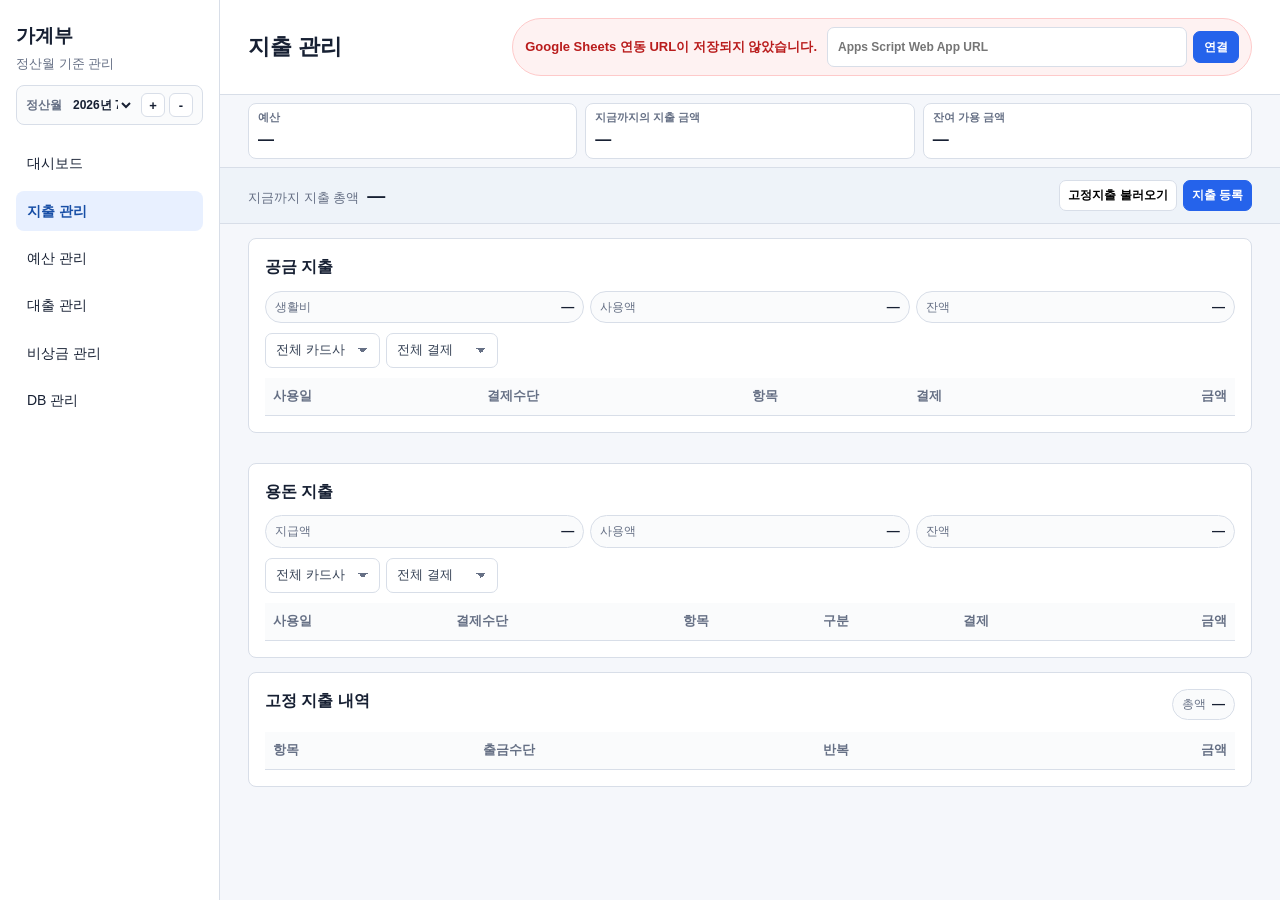
<file: docs/expense-management.html>
<!doctype html>
<html lang="ko">
<head>
  <meta charset="utf-8">
  <meta name="viewport" content="width=device-width, initial-scale=1">
  <title>가계부 - 지출 관리</title>
  <link rel="stylesheet" href="household-budget.css?v=9">
  <link rel="manifest" href="manifest.webmanifest">
  <link rel="icon" href="app-icon.svg" type="image/svg+xml">
  <meta name="theme-color" content="#2563eb">
  <script src="household-budget-db.js?v=17"></script>
</head>
<body>
  <div class="shell">
    <aside class="sidebar">
      <div class="brand">
        <div class="brand-title">
          <h1>가계부</h1>
          <p>정산월 기준 관리</p>
        </div>
        <label class="global-month">
          <span>정산월</span>
          <select name="globalSettlementMonth" aria-label="정산월 선택">
            <option>2026년 12월</option>
            <option>2026년 11월</option>
            <option>2026년 10월</option>
            <option>2026년 9월</option>
            <option>2026년 8월</option>
            <option selected>2026년 7월</option>
            <option>2026년 6월</option>
            <option>2026년 5월</option>
            <option>2026년 4월</option>
            <option>2026년 3월</option>
            <option>2026년 2월</option>
            <option>2026년 1월</option>
          </select>
        </label>
      </div>
      <nav class="nav">
        <a href="household-budget-planning.html">대시보드</a>
        <a class="active" href="expense-management.html">지출 관리</a>
        <a href="budget-management.html">예산 관리</a>
        <a href="loan-management.html">대출 관리</a>
        <a href="reserve-management.html">비상금 관리</a>
        <a href="database-management.html">DB 관리</a>
      </nav>
    </aside>
    <div class="content">
      <header class="topbar">
        <div>
          <h2>지출 관리</h2>
        </div>
      </header>
      <section class="summary-strip" aria-label="지출 요약">
        <div class="summary-item">
          <span>예산</span>
          <strong>—</strong>
        </div>
        <div class="summary-item">
          <span>지금까지의 지출 금액</span>
          <strong>—</strong>
        </div>
        <div class="summary-item">
          <span>잔여 가용 금액</span>
          <strong>—</strong>
        </div>
        </section>
      <main class="expense-main">
        <div class="toolbar is-sticky">
          <div class="toolbar-total">
            <span>지금까지 지출 총액</span>
            <strong>—</strong>
          </div>
          <div class="toolbar-actions">
            <button class="button" id="copyFixedExpenseMonth" type="button">고정지출 불러오기</button>
            <button class="button danger-soft is-hidden" id="resetVariableExpenses" type="button">변동지출 초기화</button>
            <button class="button primary" id="openExpenseModal">지출 등록</button>
          </div>
        </div>
        <div class="grid">
          <section class="card span-12 expense-table-group" data-ledger-group="public">
            <div class="card-head">
              <h3>공금 지출</h3>
            </div>
            <div class="compact-summary ledger-summary">
              <span>생활비 <strong>—</strong></span>
              <span>사용액 <strong>—</strong></span>
              <span>잔액 <strong>—</strong></span>
            </div>
            <div class="filter-row">
              <select class="control" aria-label="공금 카드사 필터" data-card-filter>
                <option value="all">전체 카드사</option>
              </select>
              <select class="control" aria-label="공금 결제 유형 필터" data-payment-filter>
                <option value="all">전체 결제</option>
                <option value="single">일시불</option>
                <option value="installment">할부</option>
              </select>
            </div>
            <table>
              <thead>
                <tr><th>사용일</th><th>결제수단</th><th>항목</th><th>결제</th><th class="amount">금액</th></tr>
              </thead>
              <tbody></tbody>
            </table>
          </section>
          <section class="card span-12 expense-table-group" data-ledger-group="allowance">
            <div class="card-head">
              <h3>용돈 지출</h3>
            </div>
            <div class="compact-summary ledger-summary">
              <span>지급액 <strong>—</strong></span>
              <span>사용액 <strong>—</strong></span>
              <span>잔액 <strong>—</strong></span>
            </div>
            <div class="filter-row">
              <select class="control" aria-label="용돈 카드사 필터" data-card-filter>
                <option value="all">전체 카드사</option>
              </select>
              <select class="control" aria-label="용돈 결제 유형 필터" data-payment-filter>
                <option value="all">전체 결제</option>
                <option value="single">일시불</option>
                <option value="installment">할부</option>
              </select>
            </div>
            <table>
              <thead>
                <tr><th>사용일</th><th>결제수단</th><th>항목</th><th>구분</th><th>결제</th><th class="amount">금액</th></tr>
              </thead>
              <tbody></tbody>
            </table>
          </section>
          <section class="card span-12">
            <div class="card-head">
              <h3>고정 지출 내역</h3>
              <span class="total-pill">총액 <strong>—</strong></span>
            </div>
            <table>
              <thead>
                <tr><th>항목</th><th>출금수단</th><th>반복</th><th class="amount">금액</th></tr>
              </thead>
              <tbody></tbody>
            </table>
          </section>
        </div>
      </main>
    </div>
  </div>

  <div class="modal-backdrop" id="monthActionModal" aria-hidden="true">
    <section class="modal confirm-modal" role="dialog" aria-modal="true" aria-labelledby="monthActionTitle">
      <div class="modal-head">
        <h3 id="monthActionTitle">정산월 처리</h3>
        <button class="button month-action-close" type="button">닫기</button>
      </div>
      <div class="modal-body">
        <p class="note" id="monthActionMessage"></p>
      </div>
      <div class="modal-actions">
        <button class="button month-action-close" type="button">취소</button>
        <button class="button primary" type="button" id="monthActionConfirm">확인</button>
      </div>
    </section>
  </div>

  <div class="modal-backdrop" id="expenseModal" aria-hidden="true">
    <section class="modal" role="dialog" aria-modal="true" aria-labelledby="expenseModalTitle">
      <div class="modal-head">
        <h3 id="expenseModalTitle">지출 등록/수정</h3>
        <button class="button expense-modal-close">닫기</button>
      </div>
      <div class="modal-body">
        <div class="form-grid">
          <div>
            <label for="expenseType">지출 유형</label>
            <select class="control" id="expenseType">
              <option value="">선택</option>
              <option>변동 지출</option>
              <option>고정 지출</option>
            </select>
          </div>
          <div>
            <label for="expenseUsedDate">사용일</label>
            <input class="control" id="expenseUsedDate" type="date">
          </div>
          <div>
            <label for="expenseTitle">항목</label>
            <input class="control" id="expenseTitle">
          </div>
          <div>
            <label for="expenseAmount">금액</label>
            <input class="control" id="expenseAmount">
          </div>
          <div>
            <label for="expensePaymentMethod">결제수단</label>
            <select class="control" id="expensePaymentMethod">
              <option value="">선택</option>
            </select>
          </div>
          <div>
            <label for="expenseSettlementBehavior">구분</label>
            <select class="control" id="expenseSettlementBehavior">
              <option value="">선택</option>
              <option>공금</option>
              <option>용돈</option>
            </select>
          </div>
          <div>
            <label>결제 방식</label>
            <div class="segmented">
              <label><input type="radio" name="paymentType" value="single">일시불</label>
              <label><input type="radio" name="paymentType" value="installment">할부</label>
            </div>
          </div>
          <div id="installmentMonthsField">
            <label for="installmentMonths">할부 개월</label>
            <select class="control" id="installmentMonths">
              <option value="">선택</option>
              <option>2개월</option>
              <option>3개월</option>
              <option>4개월</option>
              <option>5개월</option>
              <option>6개월</option>
              <option>7개월</option>
              <option>8개월</option>
              <option>9개월</option>
              <option>10개월</option>
              <option>11개월</option>
              <option>12개월</option>
              <option>18개월</option>
              <option>24개월</option>
              <option>36개월</option>
              <option>48개월</option>
              <option>60개월</option>
            </select>
          </div>
          <div class="conditional-panel" id="installmentPanel">
            <label>자동 반영 스케줄</label>
            <p class="note">사용월 다음 달부터 할부 개월 수만큼 월별 분할 금액이 자동 반영됩니다.</p>
            <div class="schedule-preview" id="installmentSchedulePreview">
              <span><em>-</em><b>대기</b><strong>할부 개월 선택</strong></span>
            </div>
          </div>
          <div class="conditional-panel" id="earlyPayoffPanel">
            <label class="checkline">
              <input type="checkbox" id="earlyPayoff">
              중도 상환 처리
            </label>
            <div class="form-grid is-hidden" id="earlyPayoffFields">
              <div>
                <label for="earlyPayoffMonth">중도 상환 정산월</label>
                <input class="control" id="earlyPayoffMonth" type="month">
              </div>
              <div>
                <label>잔여 회차 처리</label>
                <div class="field">선택 월 이후 회차 제외</div>
              </div>
            </div>
            <div class="schedule-preview is-hidden" id="earlyPayoffPreview">
              <span>26/07 1/3 반영</span>
              <span class="excluded">26/08 2/3 제외</span>
              <span class="excluded">26/09 3/3 제외</span>
            </div>
          </div>
        </div>
      </div>
      <div class="modal-actions">
        <button class="button danger expense-delete-button is-hidden" type="button" data-confirm-delete data-delete-label="지출 내역">삭제</button>
        <button class="button expense-modal-close">취소</button>
        <button class="button primary">저장</button>
      </div>
    </section>
  </div>

  <script>
    const expenseModal = document.getElementById("expenseModal");
    const summaryStrip = document.querySelector(".summary-strip");
    const sidebar = document.querySelector(".sidebar");
    const topbar = document.querySelector(".topbar");
    const expenseDeleteButton = document.querySelector(".expense-delete-button");
    const monthActionModal = document.getElementById("monthActionModal");
    const monthActionTitle = document.getElementById("monthActionTitle");
    const monthActionMessage = document.getElementById("monthActionMessage");
    const monthActionConfirm = document.getElementById("monthActionConfirm");
    const settlementMonthSelect = document.querySelector("[name='globalSettlementMonth']");
    const resetVariableExpensesButton = document.getElementById("resetVariableExpenses");
    const currentSettlementMonth = { year: 2026, month: 7 };
    let expenseModalMode = "create";
    let currentExpenseEdit = null;
    let latestExpenseSnapshot = null;
    let pendingMonthAction = null;
    const expenseMasterData = {
      cards: ["현대카드", "국민카드", "삼성카드"],
      bankAccounts: ["국민", "카카오", "토스"]
    };

    function optionMarkup(items) {
      return items.map((item) => `<option value="${item}">${item}</option>`).join("");
    }

    function syncExpenseDbOptions() {
      document.querySelectorAll("[data-card-filter]").forEach((select) => {
        select.innerHTML = `<option value="all">전체 카드사</option>${optionMarkup(expenseMasterData.cards)}`;
      });

      document.getElementById("expensePaymentMethod").innerHTML = [
        `<option value="">선택</option>`,
        `<optgroup label="카드사">${optionMarkup(expenseMasterData.cards)}</optgroup>`,
        `<optgroup label="은행/계좌">${optionMarkup(expenseMasterData.bankAccounts)}</optgroup>`
      ].join("");
    }

    function syncStickyOffsets() {
      const desktopLayout = window.matchMedia("(min-width: 1100px)").matches;
      const summaryTop = desktopLayout ? topbar.offsetHeight : sidebar.offsetHeight;
      const toolbarTop = summaryTop + summaryStrip.offsetHeight;
      document.documentElement.style.setProperty("--summary-top", `${summaryTop}px`);
      document.documentElement.style.setProperty("--expense-toolbar-top", `${toolbarTop}px`);
    }

    window.addEventListener("resize", syncStickyOffsets);
    window.addEventListener("load", syncStickyOffsets);
    syncStickyOffsets();
    syncExpenseDbOptions();

    function getSelectedSettlementMonth() {
      return settlementMonthSelect?.value || "선택한 정산월";
    }

    function parseKoreanSettlementMonth(value) {
      const match = String(value).match(/(\d{4})년\s*(\d{1,2})월/);
      return match ? { year: Number(match[1]), month: Number(match[2]) } : null;
    }

    function isFutureSettlementMonth(value) {
      const parsed = parseKoreanSettlementMonth(value);
      if (!parsed) return false;
      return parsed.year > currentSettlementMonth.year
        || (parsed.year === currentSettlementMonth.year && parsed.month > currentSettlementMonth.month);
    }

    function previousSettlementMonth(month) {
      const match = String(month || "").match(/^(\d{4})-(\d{2})$/);
      if (!match) return "";
      const date = new Date(Number(match[1]), Number(match[2]) - 2, 1);
      return `${date.getFullYear()}-${String(date.getMonth() + 1).padStart(2, "0")}`;
    }

    function settlementPreviousMonthDate(dayValue) {
      const selectedMonth = HouseholdBudgetDB.parseKoreanMonth(getSelectedSettlementMonth());
      const previousMonth = previousSettlementMonth(selectedMonth);
      const match = previousMonth.match(/^(\d{4})-(\d{2})$/);
      if (!match) return getTodayValue();

      const year = Number(match[1]);
      const month = Number(match[2]);
      const lastDay = new Date(year, month, 0).getDate();
      const day = Math.min(Math.max(Number(dayValue) || 1, 1), lastDay);
      return `${previousMonth}-${String(day).padStart(2, "0")}`;
    }

    function syncAllowanceUsedDate() {
      const behaviorSelect = document.getElementById("expenseSettlementBehavior");
      const usedDateInput = document.getElementById("expenseUsedDate");
      if (expenseModalMode !== "create" || behaviorSelect.value !== "용돈") return;

      const currentDay = Number((usedDateInput.value || getTodayValue()).slice(-2));
      usedDateInput.value = settlementPreviousMonthDate(currentDay);
      updateInstallmentSchedule();
    }

    async function refreshExpensePage() {
      if (window.HouseholdBudgetDB?.getApiUrl()) {
        await HouseholdBudgetDB.refreshPage();
      }
    }

    function syncResetVariableExpenseVisibility() {
      resetVariableExpensesButton.classList.toggle(
        "is-hidden",
        !isFutureSettlementMonth(settlementMonthSelect?.value)
      );
    }

    function openMonthAction({ title, message, action, danger = false }) {
      pendingMonthAction = action;
      monthActionTitle.textContent = title;
      monthActionMessage.textContent = message;
      monthActionConfirm.textContent = danger ? "초기화" : "확인";
      monthActionConfirm.classList.toggle("danger", danger);
      monthActionConfirm.classList.toggle("primary", !danger);
      monthActionModal.classList.add("open");
      monthActionModal.setAttribute("aria-hidden", "false");
    }

    function closeMonthAction() {
      monthActionModal.classList.remove("open");
      monthActionModal.setAttribute("aria-hidden", "true");
      pendingMonthAction = null;
    }

    document.querySelectorAll(".month-action-close").forEach((button) => {
      button.addEventListener("click", closeMonthAction);
    });

    monthActionConfirm.addEventListener("click", async () => {
      if (pendingMonthAction) await pendingMonthAction();
      closeMonthAction();
    });

    document.getElementById("copyFixedExpenseMonth").addEventListener("click", () => {
      const targetMonth = HouseholdBudgetDB.parseKoreanMonth(getSelectedSettlementMonth());
      const sourceMonth = previousSettlementMonth(targetMonth);
      openMonthAction({
        title: "고정지출 불러오기",
        message: `${getSelectedSettlementMonth()}에 이전 정산월의 고정 지출 항목과 금액을 동일하게 세팅합니다.`,
        action: async () => {
          const button = document.getElementById("copyFixedExpenseMonth");
          button.disabled = true;
          button.textContent = "불러오는 중";
          try {
            if (!sourceMonth || !targetMonth) throw new Error("정산월을 확인할 수 없습니다.");
            if (window.HouseholdBudgetDB?.getApiUrl()) {
              await HouseholdBudgetDB.cloneFixedMonth(sourceMonth, targetMonth);
              await refreshExpensePage();
            }
            button.textContent = "고정지출 불러오기";
          } finally {
            button.textContent = "고정지출 불러오기";
            button.disabled = false;
          }
        }
      });
    });

    document.getElementById("resetVariableExpenses").addEventListener("click", () => {
      openMonthAction({
        title: "변동지출 초기화",
        message: `${getSelectedSettlementMonth()}에 테스트로 입력한 변동 지출만 일괄 삭제합니다. 고정 지출, 고정 예산, 추가 예산, 할부 원본 데이터는 유지됩니다.`,
        danger: true,
        action: async () => {
          const button = document.getElementById("resetVariableExpenses");
          button.disabled = true;
          button.textContent = "초기화 중";
          try {
            if (window.HouseholdBudgetDB?.getApiUrl()) {
              await HouseholdBudgetDB.resetVariableExpenses(HouseholdBudgetDB.parseKoreanMonth(getSelectedSettlementMonth()));
              await refreshExpensePage();
            }
          } finally {
            button.textContent = "변동지출 초기화";
            button.disabled = false;
          }
        }
      });
    });

    settlementMonthSelect?.addEventListener("change", async () => {
      syncResetVariableExpenseVisibility();
      const month = HouseholdBudgetDB.parseKoreanMonth(getSelectedSettlementMonth());
      await HouseholdBudgetDB.ensureSettlementMonthInitialized(month);
      await refreshExpensePage();
    });
    syncResetVariableExpenseVisibility();

    function openExpenseModal() {
      expenseModal.classList.add("open");
      expenseModal.setAttribute("aria-hidden", "false");
    }

    function closeExpenseModal() {
      expenseModal.classList.remove("open");
      expenseModal.setAttribute("aria-hidden", "true");
    }

    function setSelectValue(select, value) {
      if (!select) return;
      const normalizedValue = String(value).trim();
      const option = Array.from(select.options).find((item) => {
        const optionValue = item.value.trim();
        const optionText = item.textContent.trim();
        return optionValue === normalizedValue
          || optionText === normalizedValue
          || optionText.replace("카드", "") === normalizedValue
          || `${optionValue}카드` === normalizedValue;
      });
      if (option) select.value = option.value;
    }

    function normalizeExpenseDate(value) {
      const parts = String(value).trim().split("/");
      if (parts.length === 3) {
        const year = parts[0].length === 2 ? `20${parts[0]}` : parts[0];
        return `${year}-${parts[1].padStart(2, "0")}-${parts[2].padStart(2, "0")}`;
      }
      if (parts.length === 2) {
        return `2026-${parts[0].padStart(2, "0")}-${parts[1].padStart(2, "0")}`;
      }
      return value;
    }

    function getTodayValue() {
      const today = new Date();
      const year = today.getFullYear();
      const month = String(today.getMonth() + 1).padStart(2, "0");
      const day = String(today.getDate()).padStart(2, "0");
      return `${year}-${month}-${day}`;
    }

    function getNumberFromCurrency(value) {
      return window.HouseholdBudgetDB?.numberValue
        ? HouseholdBudgetDB.numberValue(value)
        : Number(String(value).replace(/[^\d.-]/g, "")) || 0;
    }

    function formatCurrency(value) {
      return `₩${Math.round(getNumberFromCurrency(value)).toLocaleString("ko-KR")}`;
    }

    function formatDateShort(value) {
      if (typeof value === "number") {
        const date = new Date(Math.round((value - 25569) * 86400 * 1000));
        return `${date.getMonth() + 1}/${date.getDate()}`;
      }
      const text = String(value || "");
      const match = text.match(/^(\d{4})-(\d{2})-(\d{2})$/);
      return match ? `${Number(match[2])}/${Number(match[3])}` : text;
    }

    function escapeHtml(value) {
      return String(value ?? "")
        .replace(/&/g, "&amp;")
        .replace(/</g, "&lt;")
        .replace(/>/g, "&gt;")
        .replace(/"/g, "&quot;");
    }

    function buildLookup(rows, idKey, valueKey = "name") {
      return rows.reduce((lookup, row) => {
        lookup[row[idKey]] = row[valueKey];
        return lookup;
      }, {});
    }

    function findMasterIdByName(rows, idKey, name) {
      const normalized = String(name || "").trim();
      return rows.find((row) => row.name === normalized || row[idKey] === normalized)?.[idKey] || normalized;
    }

    function paymentMethodName(row, cardLookup, bankLookup) {
      if (row.payment_method_type === "card") return cardLookup[row.payment_method_id] || row.payment_method_id || "-";
      if (row.payment_method_type === "bank") return bankLookup[row.payment_method_id] || row.payment_method_id || "-";
      return row.payment_method_type || "-";
    }

    function paymentLabel(row) {
      if (row.payment_type === "installment") {
        const round = row.installment_round || "-";
        const months = row.installment_months || "-";
        return `<span class="badge green">${round}/${months}회차</span>`;
      }
      return "일시불";
    }

    function expenseTypeBadge(row) {
      return row.expense_type === "fixed"
        ? `<span class="badge amber">고정</span>`
        : `<span class="badge blue">변동</span>`;
    }

    function expenseRowMarkup(row, ledgerName, cardLookup, bankLookup) {
      const method = paymentMethodName(row, cardLookup, bankLookup);
      const payment = row.payment_type === "installment" ? "installment" : "single";
      const expenseType = row.expense_type === "fixed" ? "fixed" : "variable";
      const typeCell = ledgerName === "용돈" ? `<td>${expenseTypeBadge(row)}</td>` : "";
      return `
        <tr class="variable-expense-row" data-id="${escapeHtml(row.expense_id || "")}" data-card="${escapeHtml(method)}" data-payment="${payment}" data-expense-kind="${expenseType}">
          <td>${formatDateShort(row.used_date)}</td>
          <td>${escapeHtml(method)}</td>
          <td><button class="link-button expense-edit-trigger" type="button" data-expense-type="${expenseType}" data-ledger="${ledgerName}">${escapeHtml(row.title)}</button></td>
          ${typeCell}
          <td>${paymentLabel(row)}</td>
          <td class="amount">${formatCurrency(row.amount)}</td>
        </tr>
      `;
    }

    function fixedExpenseRowMarkup(row, cardLookup, bankLookup) {
      const method = paymentMethodName(row, cardLookup, bankLookup);
      return `
        <tr data-id="${escapeHtml(row.fixed_expense_id || "")}">
          <td><button class="link-button expense-edit-trigger" type="button" data-expense-type="fixed">${escapeHtml(row.title)}</button></td>
          <td>${escapeHtml(method)}</td>
          <td>매월</td>
          <td class="amount">${formatCurrency(row.amount)}</td>
        </tr>
      `;
    }

    function loanCompanyName(row, companyLookup) {
      return companyLookup[row.loan_company_id] || row.loan_company_id || "-";
    }

    function loanMonthlyPayment(row) {
      const memoMatch = String(row.memo || "").match(/(?:월납입액|보정월상환|월상환)\s*([0-9,]+)/);
      return memoMatch ? Number(memoMatch[1].replace(/,/g, "")) : 0;
    }

    function loanFixedExpenseRowMarkup(row, companyLookup) {
      return `
        <tr>
          <td><button class="link-button expense-edit-trigger" type="button" data-expense-type="fixed">대출관리 - ${escapeHtml(row.title)}</button></td>
          <td>${escapeHtml(loanCompanyName(row, companyLookup))}</td>
          <td>대출 원장</td>
          <td class="amount">${formatCurrency(loanMonthlyPayment(row))}</td>
        </tr>
      `;
    }

    function expenseSortValue(row) {
      return row.expense_type === "fixed" ? 0 : 1;
    }

    function compareExpenseRows(a, b) {
      const typeOrder = expenseSortValue(a) - expenseSortValue(b);
      if (typeOrder) return typeOrder;
      return String(b.used_date || "").localeCompare(String(a.used_date || ""));
    }

    function setSummaryItem(index, amount) {
      const item = document.querySelectorAll(".summary-strip .summary-item strong")[index];
      if (item) item.textContent = formatCurrency(amount);
    }

    function setToolbarTotal(amount) {
      const total = document.querySelector(".toolbar-total strong");
      if (total) total.textContent = formatCurrency(amount);
    }

    function setLedgerSummary(groupName, values) {
      const group = document.querySelector(`[data-ledger-group='${groupName}']`);
      const summary = group?.querySelectorAll(".ledger-summary strong");
      if (!summary?.length) return;
      values.forEach((value, index) => {
        if (summary[index]) summary[index].textContent = formatCurrency(value);
      });
    }

    function sumRows(rows, key = "amount") {
      return rows.reduce((total, row) => total + getNumberFromCurrency(row[key]), 0);
    }

    function calculateExpenseSummary(snapshot) {
      const fixedRows = snapshot.rows.fixed_expenses || [];
      const expenseRows = snapshot.rows.expenses || [];
      const allowanceBudget = sumRows(fixedRows.filter((row) => row.title === "용돈"));
      const publicFixedTotal = sumRows(fixedRows.filter((row) => row.title !== "용돈"));
      const fixedTotal = publicFixedTotal + allowanceBudget;
      const publicSpent = sumRows(expenseRows.filter((row) => row.expense_type === "variable" && row.ledger_type === "public"));
      const allowanceSpent = sumRows(expenseRows.filter((row) => row.ledger_type === "allowance"));
      const totalBudget = getNumberFromCurrency(snapshot.summary.total_budget);
      const livingBudget = totalBudget - fixedTotal;
      return {
        totalBudget,
        fixedTotal,
        publicFixedTotal,
        publicSpent,
        publicSettlementSpent: fixedTotal + publicSpent,
        publicRemaining: livingBudget - publicSpent,
        livingBudget,
        allowanceBudget,
        allowanceSpent,
        allowanceRemaining: allowanceBudget - allowanceSpent,
      };
    }

    function renderExpensePage(snapshot) {
      latestExpenseSnapshot = snapshot;
      const cardLookup = buildLookup(snapshot.master.cards, "card_id");
      const bankLookup = buildLookup(snapshot.master.bank_accounts, "bank_account_id");
      const loanCompanyLookup = buildLookup(snapshot.master.loan_companies, "loan_company_id");
      const calculated = calculateExpenseSummary(snapshot);
      const publicSpentTotal = calculated.publicSettlementSpent;

      setSummaryItem(0, calculated.totalBudget);
      setSummaryItem(1, publicSpentTotal);
      setSummaryItem(2, calculated.publicRemaining);
      setToolbarTotal(publicSpentTotal);
      setLedgerSummary("public", [calculated.livingBudget, calculated.publicSpent, calculated.publicRemaining]);
      setLedgerSummary("allowance", [calculated.allowanceBudget, calculated.allowanceSpent, calculated.allowanceRemaining]);

      const publicRows = snapshot.rows.expenses
        .filter((row) => row.ledger_type === "public")
        .sort(compareExpenseRows);
      const allowanceRows = snapshot.rows.expenses
        .filter((row) => row.ledger_type === "allowance")
        .sort(compareExpenseRows);

      const publicBody = document.querySelector("[data-ledger-group='public'] tbody");
      const allowanceBody = document.querySelector("[data-ledger-group='allowance'] tbody");
      if (publicBody) publicBody.innerHTML = publicRows.map((row) => expenseRowMarkup(row, "공금", cardLookup, bankLookup)).join("");
      if (allowanceBody) allowanceBody.innerHTML = allowanceRows.map((row) => expenseRowMarkup(row, "용돈", cardLookup, bankLookup)).join("");

      const fixedSection = Array.from(document.querySelectorAll(".card")).find((section) => section.querySelector("h3")?.textContent.trim() === "고정 지출 내역");
      const fixedBody = fixedSection?.querySelector("tbody");
      const fixedTotal = fixedSection?.querySelector(".total-pill strong");
      const activeLoans = snapshot.rows.loans.filter((row) => row.status !== "해지");
      if (fixedBody) {
        fixedBody.innerHTML = [
          ...snapshot.rows.fixed_expenses.map((row) => fixedExpenseRowMarkup(row, cardLookup, bankLookup)),
          ...activeLoans.map((row) => loanFixedExpenseRowMarkup(row, loanCompanyLookup)),
        ].join("");
      }
      if (fixedTotal) fixedTotal.textContent = formatCurrency(calculated.fixedTotal);

      expenseTableGroups.forEach((group) => applyExpenseGroupFilters(group));
      syncStickyOffsets();
    }

    function formatScheduleMonth(date) {
      return `${String(date.getFullYear()).slice(2)}/${String(date.getMonth() + 1).padStart(2, "0")}`;
    }

    function updateInstallmentSchedule() {
      const installmentMonths = parseInt(document.getElementById("installmentMonths").value, 10);
      const amount = getNumberFromCurrency(document.getElementById("expenseAmount").value);
      const usedDateValue = document.getElementById("expenseUsedDate").value || getTodayValue();
      const schedulePreview = document.getElementById("installmentSchedulePreview");

      if (!schedulePreview) return;
      if (!installmentMonths) {
        schedulePreview.innerHTML = `<span><em>-</em><b>대기</b><strong>할부 개월 선택</strong></span>`;
        return;
      }

      const [year, month, day] = usedDateValue.split("-").map(Number);
      const scheduleStart = new Date(year, month, day || 1);
      const monthlyAmount = amount ? amount / installmentMonths : 0;

      schedulePreview.innerHTML = Array.from({ length: installmentMonths }, (_, index) => {
        const scheduleDate = new Date(scheduleStart.getFullYear(), scheduleStart.getMonth() + index, 1);
        return `<span><em>${formatScheduleMonth(scheduleDate)}</em><b>${index + 1}/${installmentMonths}</b><strong>${formatCurrency(monthlyAmount)}</strong></span>`;
      }).join("");
    }

    function setPaymentType(paymentType, installmentText = "") {
      const isInstallment = paymentType === "installment" || installmentText.includes("회차");
      document.querySelector(`input[name='paymentType'][value='${isInstallment ? "installment" : "single"}']`).checked = true;
      const installmentMatch = installmentText.match(/\/(\d+)회차/);
      if (installmentMatch) {
        setSelectValue(document.getElementById("installmentMonths"), `${installmentMatch[1]}개월`);
      }
      syncPaymentType();
      updateInstallmentSchedule();
    }

    function clearPaymentType() {
      paymentTypeInputs.forEach((input) => {
        input.checked = false;
      });
      syncPaymentType();
    }

    function resetExpenseModalForCreate() {
      expenseModalMode = "create";
      currentExpenseEdit = null;
      document.getElementById("expenseModalTitle").textContent = "지출 등록";
      setSelectValue(document.getElementById("expenseType"), "변동 지출");
      document.getElementById("expenseUsedDate").value = getTodayValue();
      setSelectValue(document.getElementById("expensePaymentMethod"), "");
      document.getElementById("expenseTitle").value = "";
      setSelectValue(document.getElementById("expenseSettlementBehavior"), "");
      document.getElementById("expenseAmount").value = "";
      setSelectValue(document.getElementById("installmentMonths"), "");
      earlyPayoff.checked = false;
      earlyPayoffFields.classList.add("is-hidden");
      earlyPayoffPreview.classList.add("is-hidden");
      expenseDeleteButton.classList.add("is-hidden");
      clearPaymentType();
      updateInstallmentSchedule();
    }

    function fillExpenseModalFromRow(button) {
      expenseModalMode = "edit";
      const row = button.closest("tr");
      const cells = Array.from(row.children);
      const isFixed = button.dataset.expenseType === "fixed";
      const title = button.textContent.trim();
      const method = isFixed ? cells[1].textContent.trim() : cells[1].textContent.trim();
      const behavior = isFixed ? "공금" : (button.dataset.ledger || cells[3].textContent.trim());
      const amount = cells[cells.length - 1].textContent.trim();
      const paymentCellIndex = button.dataset.ledger === "용돈" ? 4 : 3;
      const paymentText = isFixed ? "일시불" : (row.dataset.payment === "installment" ? cells[paymentCellIndex]?.textContent.trim() : "일시불");
      const id = row.dataset.id || "";
      currentExpenseEdit = {
        id,
        table: isFixed ? "fixed_expenses" : "expenses",
        source: isFixed
          ? latestExpenseSnapshot?.rows.fixed_expenses.find((item) => item.fixed_expense_id === id)
          : latestExpenseSnapshot?.rows.expenses.find((item) => item.expense_id === id)
      };

      document.getElementById("expenseModalTitle").textContent = "지출 편집";
      expenseDeleteButton.classList.remove("is-hidden");
      setSelectValue(document.getElementById("expenseType"), isFixed ? "고정 지출" : "변동 지출");
      document.getElementById("expenseUsedDate").value = isFixed ? "" : normalizeExpenseDate(cells[0].textContent);
      setSelectValue(document.getElementById("expensePaymentMethod"), method);
      document.getElementById("expenseTitle").value = title;
      setSelectValue(document.getElementById("expenseSettlementBehavior"), behavior);
      document.getElementById("expenseAmount").value = amount;
      setPaymentType(row.dataset.payment, paymentText);
      openExpenseModal();
    }

    function selectedPaymentType() {
      return document.querySelector("input[name='paymentType']:checked")?.value || "single";
    }

    function installmentMonthValue() {
      return Number(String(document.getElementById("installmentMonths").value).replace(/[^0-9]/g, "")) || 0;
    }

    function monthAfterUsedDate(usedDate, index) {
      const [year, month] = String(usedDate || getTodayValue()).split("-").map(Number);
      const date = new Date(year, month + index, 1);
      return `${date.getFullYear()}-${String(date.getMonth() + 1).padStart(2, "0")}`;
    }

    async function saveExpenseModal() {
      if (!window.HouseholdBudgetDB?.getApiUrl()) throw new Error("Google Sheets 연동 URL이 필요합니다.");
      const settlementMonth = HouseholdBudgetDB.parseKoreanMonth(getSelectedSettlementMonth());
      const expenseTypeLabel = document.getElementById("expenseType").value;
      const isFixed = expenseTypeLabel === "고정 지출";
      const title = document.getElementById("expenseTitle").value.trim();
      const amount = getNumberFromCurrency(document.getElementById("expenseAmount").value);
      const methodName = document.getElementById("expensePaymentMethod").value;
      const behavior = document.getElementById("expenseSettlementBehavior").value;
      const cardId = findMasterIdByName(latestExpenseSnapshot?.master.cards || [], "card_id", methodName);
      const bankId = findMasterIdByName(latestExpenseSnapshot?.master.bank_accounts || [], "bank_account_id", methodName);
      const isCard = (latestExpenseSnapshot?.master.cards || []).some((row) => row.card_id === cardId || row.name === methodName);
      const paymentMethodType = isCard ? "card" : "bank";
      const paymentMethodId = isCard ? cardId : bankId;
      const now = new Date().toISOString().slice(0, 10);

      if (!title || !amount || !settlementMonth) throw new Error("항목, 금액, 정산월을 확인해주세요.");

      if (isFixed) {
        await HouseholdBudgetDB.upsert("fixed_expenses", {
          ...(currentExpenseEdit?.source || {}),
          fixed_expense_id: currentExpenseEdit?.table === "fixed_expenses" ? currentExpenseEdit.id : undefined,
          settlement_month: settlementMonth,
          title,
          amount,
          payment_method_type: paymentMethodType,
          payment_method_id: paymentMethodId,
          status: "사용",
          created_at: currentExpenseEdit?.source?.created_at || now,
        });
      } else {
        const usedDate = document.getElementById("expenseUsedDate").value || getTodayValue();
        const ledgerType = behavior === "용돈" ? "allowance" : "public";
        const paymentType = selectedPaymentType();
        const months = paymentType === "installment" ? installmentMonthValue() : 0;
        const groupId = months ? `installment_${Date.now()}` : "";
        const rows = months
          ? Array.from({ length: months }, (_, index) => ({
              settlement_month: monthAfterUsedDate(usedDate, index),
              amount: amount / months,
              installment_round: index + 1,
            }))
          : [{ settlement_month: settlementMonth, amount, installment_round: "" }];

        for (const item of rows) {
          await HouseholdBudgetDB.upsert("expenses", {
            ...(rows.length === 1 ? (currentExpenseEdit?.source || {}) : {}),
            expense_id: rows.length === 1 && currentExpenseEdit?.table === "expenses" ? currentExpenseEdit.id : undefined,
            used_date: usedDate,
            settlement_month: item.settlement_month,
            expense_type: "variable",
            ledger_type: ledgerType,
            title,
            amount: item.amount,
            payment_method_type: paymentMethodType,
            payment_method_id: paymentMethodId,
            payment_type: months ? "installment" : "single",
            installment_group_id: groupId,
            installment_months: months || "",
            installment_round: item.installment_round,
            created_at: currentExpenseEdit?.source?.created_at || now,
          });
        }
      }

      await HouseholdBudgetDB.refreshPage();
      closeExpenseModal();
    }

    async function deleteCurrentExpense() {
      if (!currentExpenseEdit?.id || !currentExpenseEdit?.table) return;
      const settlementMonth = HouseholdBudgetDB.parseKoreanMonth(getSelectedSettlementMonth());
      if (currentExpenseEdit.table === "fixed_expenses") {
        const scope = document.querySelector("input[name='fixedExpenseDeleteScope']:checked")?.value || "current";
        await HouseholdBudgetDB.deleteFixedExpenseScope(currentExpenseEdit.id, settlementMonth, scope);
      } else {
        await HouseholdBudgetDB.remove(currentExpenseEdit.table, currentExpenseEdit.id, settlementMonth);
      }
      await HouseholdBudgetDB.refreshPage();
      closeExpenseModal();
    }

    document.getElementById("openExpenseModal").addEventListener("click", () => {
      resetExpenseModalForCreate();
      openExpenseModal();
    });

    document.querySelectorAll(".expense-modal-close").forEach((button) => {
      button.addEventListener("click", closeExpenseModal);
    });
    expenseModal.querySelector(".modal-actions .button.primary").addEventListener("click", async () => {
      const button = expenseModal.querySelector(".modal-actions .button.primary");
      button.disabled = true;
      button.textContent = "저장 중";
      try {
        await saveExpenseModal();
      } catch (error) {
        alert(error.message || "저장에 실패했습니다.");
      } finally {
        button.disabled = false;
        button.textContent = "저장";
      }
    });
    window.__householdBudgetConfirmDelete = async () => {
      if (expenseModal.classList.contains("open")) await deleteCurrentExpense();
    };
    window.__householdBudgetDeleteContext = () => currentExpenseEdit?.table || "";

    const expenseTableGroups = Array.from(document.querySelectorAll(".expense-table-group"));

    function applyExpenseGroupFilters(group) {
      const rows = Array.from(group.querySelectorAll(".variable-expense-row"));
      const paymentFilter = group.querySelector("[data-payment-filter]");
      const cardFilter = group.querySelector("[data-card-filter]");
      const selectedPayment = paymentFilter.value;
      const selectedCard = cardFilter.value;

      rows.forEach((row) => {
        const matchesPayment = selectedPayment === "all" || row.dataset.payment === selectedPayment;
        const matchesCard = selectedCard === "all" || row.dataset.card === selectedCard;
        const shouldShow = matchesPayment && matchesCard;
        row.classList.toggle("is-hidden", !shouldShow);
      });
    }

    expenseTableGroups.forEach((group) => {
      const paymentFilter = group.querySelector("[data-payment-filter]");
      const cardFilter = group.querySelector("[data-card-filter]");

      paymentFilter.addEventListener("change", () => applyExpenseGroupFilters(group));
      cardFilter.addEventListener("change", () => applyExpenseGroupFilters(group));
      applyExpenseGroupFilters(group);
    });

    const installmentPanel = document.getElementById("installmentPanel");
    const installmentMonthsField = document.getElementById("installmentMonthsField");
    const earlyPayoffPanel = document.getElementById("earlyPayoffPanel");
    const paymentTypeInputs = document.querySelectorAll("input[name='paymentType']");
    const earlyPayoff = document.getElementById("earlyPayoff");
    const earlyPayoffFields = document.getElementById("earlyPayoffFields");
    const earlyPayoffPreview = document.getElementById("earlyPayoffPreview");

    function syncPaymentType() {
      const selectedPaymentType = document.querySelector("input[name='paymentType']:checked")?.value;
      const isInstallment = selectedPaymentType === "installment";
      const canHandleEarlyPayoff = expenseModalMode === "edit" && isInstallment;
      installmentMonthsField.classList.toggle("is-hidden", !isInstallment);
      installmentPanel.classList.toggle("is-hidden", !isInstallment);
      earlyPayoffPanel.classList.toggle("is-hidden", !canHandleEarlyPayoff);
      if (isInstallment) updateInstallmentSchedule();
      if (!canHandleEarlyPayoff) {
        earlyPayoff.checked = false;
        earlyPayoffFields.classList.add("is-hidden");
        earlyPayoffPreview.classList.add("is-hidden");
      }
    }

    paymentTypeInputs.forEach((input) => {
      input.addEventListener("change", syncPaymentType);
    });

    document.getElementById("installmentMonths").addEventListener("change", updateInstallmentSchedule);
    document.getElementById("expenseAmount").addEventListener("input", updateInstallmentSchedule);
    document.getElementById("expenseUsedDate").addEventListener("change", updateInstallmentSchedule);
    document.getElementById("expenseSettlementBehavior").addEventListener("change", syncAllowanceUsedDate);

    document.addEventListener("click", (event) => {
      const button = event.target.closest(".expense-edit-trigger");
      if (button) fillExpenseModalFromRow(button);
    });

    earlyPayoff.addEventListener("change", () => {
      earlyPayoffFields.classList.toggle("is-hidden", !earlyPayoff.checked);
      earlyPayoffPreview.classList.toggle("is-hidden", !earlyPayoff.checked);
    });

    syncPaymentType();

    window.HouseholdBudgetDB?.hydratePage((snapshot) => {
      expenseMasterData.cards = snapshot.master.cards.map((card) => card.name);
      expenseMasterData.bankAccounts = snapshot.master.bank_accounts.map((bank) => bank.name);
      syncExpenseDbOptions();
      renderExpensePage(snapshot);
    });
  </script>
<div class="modal-backdrop" id="deleteConfirmModal" aria-hidden="true">
  <section class="modal confirm-modal" role="dialog" aria-modal="true" aria-labelledby="deleteConfirmTitle">
    <div class="modal-head">
      <h3 id="deleteConfirmTitle">삭제 확인</h3>
      <button class="button delete-confirm-close" type="button">닫기</button>
    </div>
    <div class="modal-body">
      <p class="note" id="deleteConfirmMessage">선택한 항목을 삭제할까요?</p>
    </div>
    <div class="modal-actions">
      <button class="button delete-confirm-close" type="button">취소</button>
      <button class="button danger" type="button" id="deleteConfirmAction">삭제</button>
    </div>
  </section>
</div>

<script>
  (() => {
    const deleteConfirmModal = document.getElementById("deleteConfirmModal");
    const deleteConfirmMessage = document.getElementById("deleteConfirmMessage");
    const deleteConfirmBody = deleteConfirmModal.querySelector(".modal-body");
    const closeDeleteConfirm = () => {
      deleteConfirmModal.classList.remove("open");
      deleteConfirmModal.setAttribute("aria-hidden", "true");
      deleteConfirmModal.querySelector("#fixedExpenseDeleteScope")?.remove();
    };

    document.querySelectorAll("[data-confirm-delete]").forEach((button) => {
      button.addEventListener("click", () => {
        const label = button.dataset.deleteLabel || "항목";
        const isFixedExpense = window.__householdBudgetDeleteContext?.() === "fixed_expenses";
        deleteConfirmMessage.textContent = isFixedExpense
          ? "고정지출을 어떻게 삭제할까요?"
          : `${label}을 삭제할까요?`;
        if (isFixedExpense && !deleteConfirmModal.querySelector("#fixedExpenseDeleteScope")) {
          deleteConfirmBody.insertAdjacentHTML("beforeend", `
            <div class="delete-scope-options" id="fixedExpenseDeleteScope">
              <label><input type="radio" name="fixedExpenseDeleteScope" value="current" checked> 이번 달만 지우기</label>
              <label><input type="radio" name="fixedExpenseDeleteScope" value="future"> 이번 달부터 앞으로 계속 지우기</label>
            </div>
          `);
        }
        deleteConfirmModal.classList.add("open");
        deleteConfirmModal.setAttribute("aria-hidden", "false");
      });
    });

    document.querySelectorAll(".delete-confirm-close").forEach((button) => {
      button.addEventListener("click", closeDeleteConfirm);
    });

    document.getElementById("deleteConfirmAction").addEventListener("click", async () => {
      if (typeof window.__householdBudgetConfirmDelete === "function") {
        await window.__householdBudgetConfirmDelete();
      }
      closeDeleteConfirm();
    });
    deleteConfirmModal.addEventListener("click", (event) => {
      if (event.target === deleteConfirmModal) closeDeleteConfirm();
    });
  })();
</script>
</body>
</html>
</file>
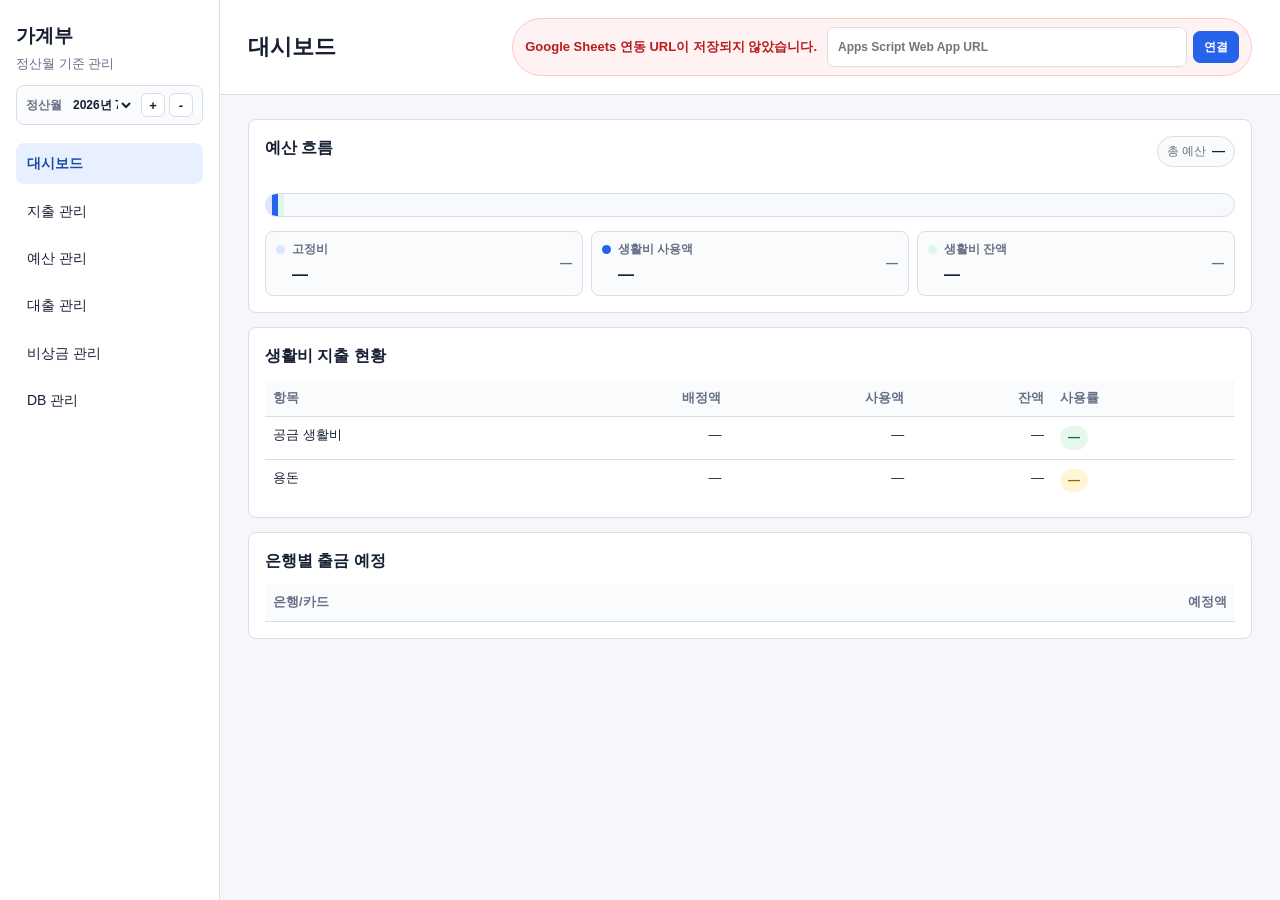
<file: docs/household-budget-planning.html>
<!doctype html>
<html lang="ko">
<head>
  <meta charset="utf-8">
  <meta name="viewport" content="width=device-width, initial-scale=1">
  <title>가계부 - 대시보드</title>
  <link rel="stylesheet" href="household-budget.css?v=9">
  <link rel="manifest" href="manifest.webmanifest">
  <link rel="icon" href="app-icon.svg" type="image/svg+xml">
  <meta name="theme-color" content="#2563eb">
  <script src="household-budget-db.js?v=16"></script>
</head>
<body>
  <div class="shell">
    <aside class="sidebar">
      <div class="brand">
        <div class="brand-title">
          <h1>가계부</h1>
          <p>정산월 기준 관리</p>
        </div>
        <label class="global-month">
          <span>정산월</span>
          <select name="globalSettlementMonth" aria-label="정산월 선택">
            <option>2026년 12월</option>
            <option>2026년 11월</option>
            <option>2026년 10월</option>
            <option>2026년 9월</option>
            <option>2026년 8월</option>
            <option selected>2026년 7월</option>
            <option>2026년 6월</option>
            <option>2026년 5월</option>
            <option>2026년 4월</option>
            <option>2026년 3월</option>
            <option>2026년 2월</option>
            <option>2026년 1월</option>
          </select>
        </label>
      </div>
      <nav class="nav">
        <a class="active" href="household-budget-planning.html">대시보드</a>
        <a href="expense-management.html">지출 관리</a>
        <a href="budget-management.html">예산 관리</a>
        <a href="loan-management.html">대출 관리</a>
        <a href="reserve-management.html">비상금 관리</a>
        <a href="database-management.html">DB 관리</a>
      </nav>
    </aside>

    <div class="content">
      <header class="topbar">
        <div>
          <h2>대시보드</h2>
        </div>
      </header>

      <main>
        <div class="grid">
          <section class="card span-12 budget-chart-card">
            <div class="card-head">
              <h3>예산 흐름</h3>
              <span class="total-pill">총 예산 <strong data-summary="total_budget">—</strong></span>
            </div>
            <div class="budget-stack" aria-label="예산 구성 그래프">
              <span class="budget-segment fixed" data-segment="fixed" style="width: 0%;" title="고정비"></span>
              <span class="budget-segment spent" data-segment="spent" style="width: 0%;" title="생활비 사용액"></span>
              <span class="budget-segment remaining" data-segment="remaining" style="width: 0%;" title="생활비 잔액"></span>
            </div>
            <div class="budget-legend">
              <div>
                <span class="legend-dot fixed"></span>
                <small>고정비</small>
                <strong data-summary="fixed_total">—</strong>
                <em data-percent="fixed">—</em>
              </div>
              <div>
                <span class="legend-dot spent"></span>
                <small>생활비 사용액</small>
                <strong data-summary="public_spent">—</strong>
                <em data-percent="spent">—</em>
              </div>
              <div>
                <span class="legend-dot remaining"></span>
                <small>생활비 잔액</small>
                <strong data-summary="public_remaining">—</strong>
                <em data-percent="remaining">—</em>
              </div>
            </div>
          </section>

          <section class="card span-12">
            <h3>생활비 지출 현황</h3>
            <table>
              <thead>
                <tr>
                  <th>항목</th>
                  <th class="amount">배정액</th>
                  <th class="amount">사용액</th>
                  <th class="amount">잔액</th>
                  <th>사용률</th>
                </tr>
              </thead>
              <tbody>
                <tr><td>공금 생활비</td><td class="amount" data-summary="living_budget">—</td><td class="amount" data-summary="public_spent">—</td><td class="amount" data-summary="public_remaining">—</td><td><span class="badge green" data-rate="public">—</span></td></tr>
                <tr><td>용돈</td><td class="amount" data-summary="allowance_budget">—</td><td class="amount" data-summary="allowance_spent">—</td><td class="amount" data-summary="allowance_remaining">—</td><td><span class="badge amber" data-rate="allowance">—</span></td></tr>
              </tbody>
            </table>
          </section>

          <section class="card span-12">
            <h3>은행별 출금 예정</h3>
            <table>
              <thead>
                <tr>
                  <th>은행/카드</th>
                  <th class="amount">예정액</th>
                </tr>
              </thead>
              <tbody></tbody>
            </table>
          </section>
        </div>
      </main>
    </div>
  </div>
<div class="modal-backdrop" id="deleteConfirmModal" aria-hidden="true">
  <section class="modal confirm-modal" role="dialog" aria-modal="true" aria-labelledby="deleteConfirmTitle">
    <div class="modal-head">
      <h3 id="deleteConfirmTitle">삭제 확인</h3>
      <button class="button delete-confirm-close" type="button">닫기</button>
    </div>
    <div class="modal-body">
      <p class="note" id="deleteConfirmMessage">선택한 항목을 삭제할까요?</p>
    </div>
    <div class="modal-actions">
      <button class="button delete-confirm-close" type="button">취소</button>
      <button class="button danger" type="button" id="deleteConfirmAction">삭제</button>
    </div>
  </section>
</div>

<script>
  (() => {
    function setText(selector, value) {
      document.querySelectorAll(selector).forEach((element) => {
        element.textContent = value;
      });
    }

    function percent(part, total) {
      return total ? `${((part / total) * 100).toFixed(1)}%` : "0%";
    }

    function sumRows(rows, key = "amount") {
      return rows.reduce((total, row) => total + HouseholdBudgetDB.numberValue(row[key]), 0);
    }

    function lookupBy(rows, idKey, valueKey = "name") {
      return rows.reduce((lookup, row) => {
        lookup[row[idKey]] = row[valueKey];
        return lookup;
      }, {});
    }

    function escapeHtml(value) {
      return String(value ?? "")
        .replace(/&/g, "&amp;")
        .replace(/</g, "&lt;")
        .replace(/>/g, "&gt;")
        .replace(/"/g, "&quot;");
    }

    function loanMonthlyPayment(row) {
      const match = String(row.memo || "").match(/(?:보정월상환|월상환)\s*([0-9,]+)/);
      return match ? Number(match[1].replace(/,/g, "")) : 0;
    }

    function paymentGroupName(row, cardLookup, bankLookup) {
      if (row.payment_method_type === "card") return cardLookup[row.payment_method_id] || row.payment_method_id || "카드 미지정";
      if (row.payment_method_type === "bank") return bankLookup[row.payment_method_id] || row.payment_method_id || "은행 미지정";
      return row.payment_method_id || row.payment_method_type || "미지정";
    }

    function renderWithdrawSchedule(snapshot) {
      const bankLookup = lookupBy(snapshot.master.bank_accounts || [], "bank_account_id");
      const cardLookup = lookupBy(snapshot.master.cards || [], "card_id");
      const loanCompanyLookup = lookupBy(snapshot.master.loan_companies || [], "loan_company_id");
      const totals = new Map();

      (snapshot.rows.fixed_expenses || []).forEach((row) => {
        const name = paymentGroupName(row, cardLookup, bankLookup);
        totals.set(name, (totals.get(name) || 0) + HouseholdBudgetDB.numberValue(row.amount));
      });

      (snapshot.rows.loans || []).filter((row) => row.status !== "해지" && row.status !== "중지").forEach((row) => {
        const name = bankLookup[row.withdraw_bank_account_id] || loanCompanyLookup[row.loan_company_id] || row.loan_company_id || "대출";
        totals.set(name, (totals.get(name) || 0) + loanMonthlyPayment(row));
      });

      const body = Array.from(document.querySelectorAll(".card"))
        .find((section) => section.querySelector("h3")?.textContent.trim() === "은행별 출금 예정")
        ?.querySelector("tbody");
      if (!body) return;
      const rows = Array.from(totals.entries())
        .filter(([, amount]) => amount > 0)
        .sort((a, b) => b[1] - a[1]);
      body.innerHTML = rows.length
        ? rows.map(([name, amount]) => `<tr><td>${escapeHtml(name)}</td><td class="amount">${HouseholdBudgetDB.formatWon(amount)}</td></tr>`).join("")
        : `<tr><td colspan="2" class="empty-cell">등록된 출금 예정이 없습니다.</td></tr>`;
    }

    function calculateDashboardSummary(snapshot) {
      const fixedRows = snapshot.rows.fixed_expenses || [];
      const expenseRows = snapshot.rows.expenses || [];
      const allowanceBudget = sumRows(fixedRows.filter((row) => row.title === "용돈"));
      const publicFixedTotal = sumRows(fixedRows.filter((row) => row.title !== "용돈"));
      const fixedTotal = publicFixedTotal + allowanceBudget;
      const publicSpent = sumRows(expenseRows.filter((row) => row.expense_type === "variable" && row.ledger_type === "public"));
      const allowanceSpent = sumRows(expenseRows.filter((row) => row.ledger_type === "allowance"));
      const totalBudget = HouseholdBudgetDB.numberValue(snapshot.summary.total_budget);
      const livingBudget = totalBudget - fixedTotal;
      return {
        totalBudget,
        fixedTotal,
        publicFixedTotal,
        livingBudget,
        publicSpent,
        publicRemaining: livingBudget - publicSpent,
        allowanceBudget,
        allowanceSpent,
        allowanceRemaining: allowanceBudget - allowanceSpent,
      };
    }

    window.HouseholdBudgetDB?.hydratePage((snapshot) => {
      const summary = calculateDashboardSummary(snapshot);
      const won = HouseholdBudgetDB.formatWon;
      const totalBudget = summary.totalBudget;
      const fixedTotal = summary.fixedTotal;
      const livingBudget = summary.livingBudget;
      const publicSpent = summary.publicSpent;
      const publicRemaining = summary.publicRemaining;
      const allowanceBudget = summary.allowanceBudget;
      const allowanceSpent = summary.allowanceSpent;
      const allowanceRemaining = summary.allowanceRemaining;
      const total = totalBudget || 1;
      setText("[data-summary='total_budget']", won(totalBudget));
      setText("[data-summary='fixed_total']", won(fixedTotal));
      setText("[data-summary='living_budget']", won(livingBudget));
      setText("[data-summary='public_spent']", won(publicSpent));
      setText("[data-summary='public_remaining']", won(publicRemaining));
      setText("[data-summary='allowance_budget']", won(allowanceBudget));
      setText("[data-summary='allowance_spent']", won(allowanceSpent));
      setText("[data-summary='allowance_remaining']", won(allowanceRemaining));

      const fixedPercent = percent(fixedTotal, total);
      const spentPercent = percent(publicSpent, total);
      const remainingPercent = percent(publicRemaining, total);
      document.querySelector("[data-segment='fixed']").style.width = fixedPercent;
      document.querySelector("[data-segment='spent']").style.width = spentPercent;
      document.querySelector("[data-segment='remaining']").style.width = remainingPercent;
      setText("[data-percent='fixed']", fixedPercent);
      setText("[data-percent='spent']", spentPercent);
      setText("[data-percent='remaining']", remainingPercent);
      setText("[data-rate='public']", livingBudget ? `${Math.round((publicSpent / livingBudget) * 100)}%` : "0%");
      setText("[data-rate='allowance']", allowanceBudget ? `${Math.round((allowanceSpent / allowanceBudget) * 100)}%` : "0%");
      renderWithdrawSchedule(snapshot);
    });

    const deleteConfirmModal = document.getElementById("deleteConfirmModal");
    const deleteConfirmMessage = document.getElementById("deleteConfirmMessage");
    const closeDeleteConfirm = () => {
      deleteConfirmModal.classList.remove("open");
      deleteConfirmModal.setAttribute("aria-hidden", "true");
    };

    document.querySelectorAll("[data-confirm-delete]").forEach((button) => {
      button.addEventListener("click", () => {
        const label = button.dataset.deleteLabel || "항목";
        deleteConfirmMessage.textContent = `${label}을 삭제할까요?`;
        deleteConfirmModal.classList.add("open");
        deleteConfirmModal.setAttribute("aria-hidden", "false");
      });
    });

    document.querySelectorAll(".delete-confirm-close").forEach((button) => {
      button.addEventListener("click", closeDeleteConfirm);
    });

    document.getElementById("deleteConfirmAction").addEventListener("click", closeDeleteConfirm);
    deleteConfirmModal.addEventListener("click", (event) => {
      if (event.target === deleteConfirmModal) closeDeleteConfirm();
    });
  })();
</script>
</body>
</html>
</file>
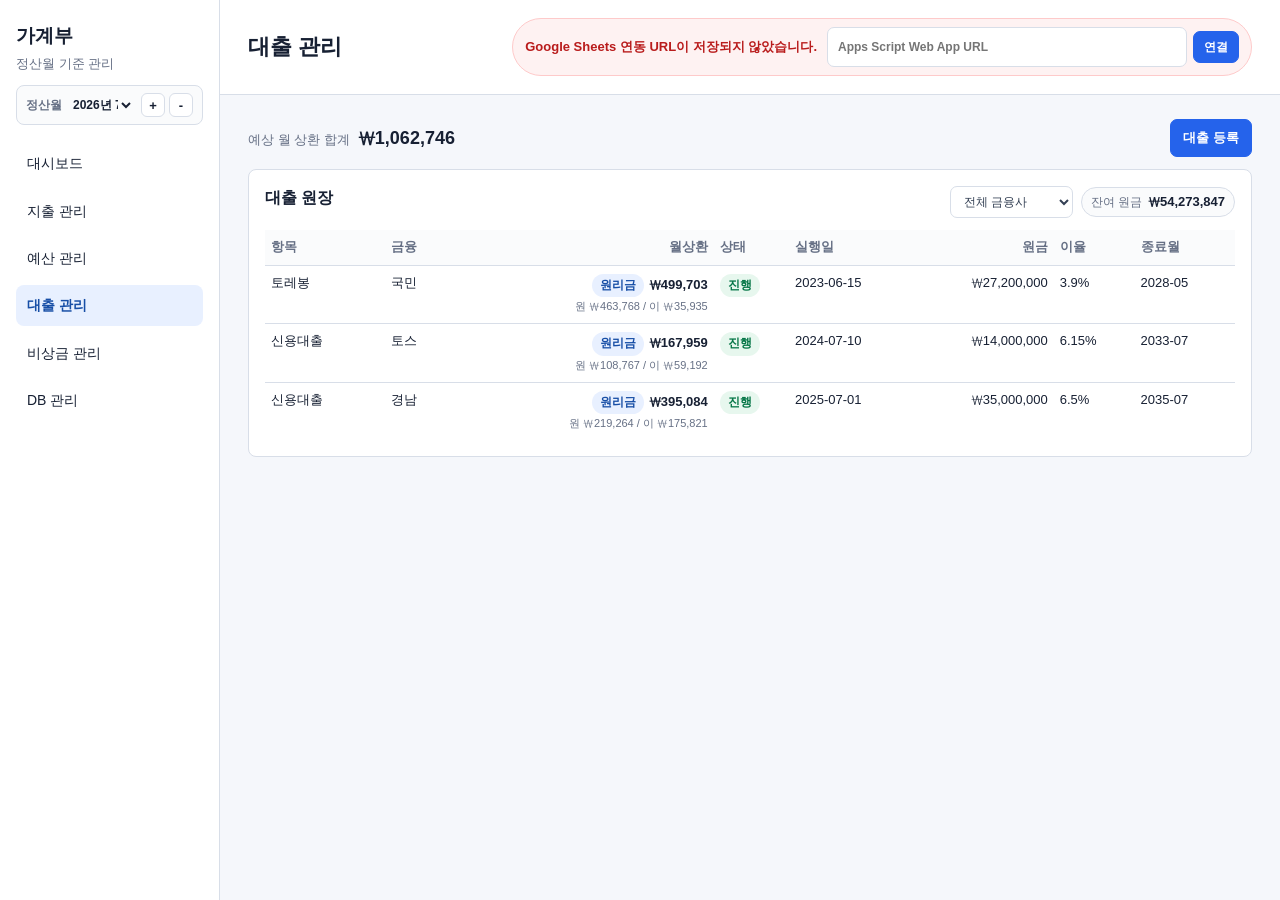
<file: docs/loan-management.html>
<!doctype html>
<html lang="ko">
<head>
  <meta charset="utf-8">
  <meta name="viewport" content="width=device-width, initial-scale=1">
  <title>가계부 - 대출 관리</title>
  <link rel="stylesheet" href="household-budget.css?v=9">
  <link rel="manifest" href="manifest.webmanifest">
  <link rel="icon" href="app-icon.svg" type="image/svg+xml">
  <meta name="theme-color" content="#2563eb">
  <script src="household-budget-db.js?v=16"></script>
</head>
<body>
  <div class="shell">
    <aside class="sidebar">
      <div class="brand">
        <div class="brand-title">
          <h1>가계부</h1>
          <p>정산월 기준 관리</p>
        </div>
        <label class="global-month">
          <span>정산월</span>
          <select name="globalSettlementMonth" aria-label="정산월 선택">
            <option>2026년 12월</option>
            <option>2026년 11월</option>
            <option>2026년 10월</option>
            <option>2026년 9월</option>
            <option>2026년 8월</option>
            <option selected>2026년 7월</option>
            <option>2026년 6월</option>
            <option>2026년 5월</option>
            <option>2026년 4월</option>
            <option>2026년 3월</option>
            <option>2026년 2월</option>
            <option>2026년 1월</option>
          </select>
        </label>
      </div>
      <nav class="nav">
        <a href="household-budget-planning.html">대시보드</a>
        <a href="expense-management.html">지출 관리</a>
        <a href="budget-management.html">예산 관리</a>
        <a class="active" href="loan-management.html">대출 관리</a>
        <a href="reserve-management.html">비상금 관리</a>
        <a href="database-management.html">DB 관리</a>
      </nav>
    </aside>
    <div class="content">
      <header class="topbar">
        <div><h2>대출 관리</h2></div>
      </header>
      <main>
        <div class="toolbar">
          <div class="toolbar-total">
            <span>예상 월 상환 합계</span>
            <strong id="loanPaymentTotal">₩1,062,746</strong>
          </div>
          <button class="button primary loan-modal-open">대출 등록</button>
        </div>
        <div class="grid">
          <section class="card span-12">
            <div class="card-head">
              <h3>대출 원장</h3>
              <div class="card-head-actions">
                <select class="control" id="loanBankFilter" aria-label="금융사 필터">
                  <option value="all">전체 금융사</option>
                </select>
                <span class="total-pill">잔여 원금 <strong id="loanBalanceTotal">₩54,273,848</strong></span>
              </div>
            </div>
            <div class="table-scroll">
              <table class="loan-table">
                <colgroup>
                  <col class="loan-col-name">
                  <col class="loan-col-bank">
                  <col class="loan-col-payment">
                  <col class="loan-col-status">
                  <col class="loan-col-date">
                  <col class="loan-col-principal">
                  <col class="loan-col-rate">
                  <col class="loan-col-end">
                </colgroup>
                <thead>
                  <tr>
                    <th>항목</th>
                    <th>금융</th>
                    <th class="amount">월상환</th>
                    <th>상태</th>
                    <th>실행일</th>
                    <th class="amount">원금</th>
                    <th>이율</th>
                    <th>종료월</th>
                  </tr>
                </thead>
                <tbody>
                  <tr class="loan-row" data-bank="국민" data-principal="27200000" data-rate="3.9" data-start="2023-06-15" data-end="2028-05" data-type="원리금균등">
                    <td>토레봉</td>
                    <td>국민</td>
                    <td class="amount">
                      <div class="loan-payment">
                        <div class="loan-payment-main">
                          <span class="badge blue" data-loan-type>원리금</span>
                          <strong data-loan-payment>₩499,703</strong>
                        </div>
                        <span data-loan-split>원 ₩463,768 / 이 ₩35,935</span>
                      </div>
                    </td>
                    <td><span class="badge green">진행</span></td>
                    <td>2023-06-15</td>
                    <td class="amount">₩27,200,000</td>
                    <td>3.9%</td>
                    <td>2028-05</td>
                  </tr>
                  <tr class="loan-row" data-bank="토스" data-principal="14000000" data-rate="6.15" data-start="2024-07-10" data-end="2033-07" data-type="원리금균등">
                    <td>신용대출</td>
                    <td>토스</td>
                    <td class="amount">
                      <div class="loan-payment">
                        <div class="loan-payment-main">
                          <span class="badge blue" data-loan-type>원리금</span>
                          <strong data-loan-payment>₩167,959</strong>
                        </div>
                        <span data-loan-split>원 ₩108,767 / 이 ₩59,192</span>
                      </div>
                    </td>
                    <td><span class="badge green">진행</span></td>
                    <td>2024-07-10</td>
                    <td class="amount">₩14,000,000</td>
                    <td>6.15%</td>
                    <td>2033-07</td>
                  </tr>
                  <tr class="loan-row" data-bank="경남" data-principal="35000000" data-rate="6.5" data-start="2025-07-01" data-end="2035-07" data-type="원리금균등">
                    <td>신용대출</td>
                    <td>경남</td>
                    <td class="amount">
                      <div class="loan-payment">
                        <div class="loan-payment-main">
                          <span class="badge blue" data-loan-type>원리금</span>
                          <strong data-loan-payment>₩395,084</strong>
                        </div>
                        <span data-loan-split>원 ₩219,264 / 이 ₩175,821</span>
                      </div>
                    </td>
                    <td><span class="badge green">진행</span></td>
                    <td>2025-07-01</td>
                    <td class="amount">₩35,000,000</td>
                    <td>6.5%</td>
                    <td>2035-07</td>
                  </tr>
                </tbody>
              </table>
            </div>
          </section>
        </div>
      </main>
    </div>
  </div>

  <div class="modal-backdrop" id="loanModal" aria-hidden="true">
    <section class="modal" role="dialog" aria-modal="true" aria-labelledby="loanModalTitle">
      <div class="modal-head">
        <h3 id="loanModalTitle">대출 등록/편집</h3>
        <button class="button loan-modal-close">닫기</button>
      </div>
      <div class="modal-body">
        <div class="form-grid">
          <div>
            <label for="loanName">항목</label>
            <input class="control" id="loanName">
          </div>
          <div>
            <label for="loanBank">금융기관</label>
            <select class="control" id="loanBank">
              <option value="">선택</option>
            </select>
          </div>
          <div>
            <label for="loanStartDate">실행일</label>
            <input class="control" id="loanStartDate" type="date">
          </div>
          <div>
            <label for="loanTermMonths">대출 기간</label>
            <input class="control" id="loanTermMonths" placeholder="예: 60개월">
          </div>
          <div>
            <label for="loanPrincipal">대출 원금</label>
            <input class="control" id="loanPrincipal">
          </div>
          <div>
            <label for="loanRate">이율</label>
            <input class="control" id="loanRate">
          </div>
          <div>
            <label for="loanPaymentType">상환방식</label>
            <select class="control" id="loanPaymentType">
              <option value="">선택</option>
              <option>원리금균등</option>
              <option>원금균등</option>
              <option>만기일시</option>
            </select>
          </div>
          <div>
            <label for="loanStatus">상태</label>
            <select class="control" id="loanStatus">
              <option value="">선택</option>
              <option>진행</option>
              <option>상환 완료</option>
              <option>상환 예정</option>
            </select>
          </div>
          <div>
            <label for="loanWithdrawBank">출금 은행</label>
            <select class="control" id="loanWithdrawBank">
              <option value="">선택</option>
            </select>
          </div>
          <div>
            <label for="loanActualPayment">실제 월상환액</label>
            <input class="control" id="loanActualPayment" placeholder="자동 계산과 다를 때만 입력">
          </div>
          <div class="conditional-panel loan-calculation-panel">
            <div class="card-head">
              <h3>자동 계산 결과</h3>
              <span class="total-pill">입력 제외</span>
            </div>
            <div class="loan-calc-grid">
              <div>
                <span>상환 기간</span>
                <strong id="loanCalcMonths">-</strong>
              </div>
              <div>
                <span>종료월</span>
                <strong id="loanCalcEndMonth">-</strong>
              </div>
              <div>
                <span>회차</span>
                <strong id="loanCalcRound">-</strong>
              </div>
              <div>
                <span>월 상환 총액</span>
                <strong id="loanCalcPayment">-</strong>
              </div>
              <div>
                <span>이번 달 원금</span>
                <strong id="loanCalcPrincipal">-</strong>
              </div>
              <div>
                <span>이번 달 이자</span>
                <strong id="loanCalcInterest">-</strong>
              </div>
              <div>
                <span>상환 후 잔액</span>
                <strong id="loanCalcBalance">-</strong>
              </div>
            </div>
            <p class="note">종료월, 월 상환 총액, 이번 달 원금, 이번 달 이자는 입력받지 않고 실행일/대출 기간/원금/이율/상환방식으로 자동 계산합니다.</p>
          </div>
        </div>
      </div>
      <div class="modal-actions">
        <button class="button danger loan-delete-button" type="button" data-confirm-delete data-delete-label="대출 항목">삭제</button>
        <button class="button primary">저장</button>
      </div>
    </section>
  </div>

  <script>
    const loanModal = document.getElementById('loanModal');
    const loanDeleteButton = document.querySelector('.loan-delete-button');
    const loanBankFilter = document.getElementById('loanBankFilter');
    const loanMasterData = {
      loanCompanies: ['국민', '토스', '경남'],
      bankAccounts: ['국민', '카카오', '토스']
    };
    let latestLoanSnapshot = null;
    let currentLoanEdit = null;
    const moneyFormat = new Intl.NumberFormat('ko-KR');
    const parseMoney = (value) => Number(String(value).replace(/[^0-9.-]/g, '')) || 0;
    const parseRate = (value) => (Number(String(value).replace(/[^0-9.-]/g, '')) || 0) / 100 / 12;
    const parseYearMonth = (value) => {
      const match = String(value).match(/(\d{4})\D*(\d{1,2})/);
      return match ? { year: Number(match[1]), month: Number(match[2]) } : null;
    };
    const monthsBetween = (start, end) => {
      if (!start || !end) return 0;
      return (end.year - start.year) * 12 + end.month - start.month + 1;
    };
    const parseLoanTermMonths = (value) => Number(String(value).replace(/[^0-9]/g, '')) || 0;
    const addMonths = (start, monthsToAdd) => {
      if (!start || monthsToAdd < 0 || Number.isNaN(monthsToAdd)) return null;
      const totalMonths = start.year * 12 + (start.month - 1) + monthsToAdd;
      return {
        year: Math.floor(totalMonths / 12),
        month: (totalMonths % 12) + 1
      };
    };
    const formatYearMonth = (value) => value ? `${value.year}-${String(value.month).padStart(2, '0')}` : '-';
    const formatWon = (value) => `₩${moneyFormat.format(Math.max(0, Math.round(value)))}`;
    const getTypeLabel = (type) => {
      if (type === '원금균등') return '원금';
      if (type === '만기일시') return '만기';
      return '원리금';
    };
    const toOptions = (items) => items.map((item) => `<option value="${item}">${item}</option>`).join('');
    const syncLoanDbOptions = () => {
      loanBankFilter.innerHTML = `<option value="all">전체 금융사</option>${toOptions(loanMasterData.loanCompanies)}`;
      document.getElementById('loanBank').innerHTML = `<option value="">선택</option>${toOptions(loanMasterData.loanCompanies)}`;
      document.getElementById('loanWithdrawBank').innerHTML = `<option value="">선택</option>${toOptions(loanMasterData.bankAccounts)}`;
    };
    const escapeHtml = (value) => String(value ?? '')
      .replace(/&/g, '&amp;')
      .replace(/</g, '&lt;')
      .replace(/>/g, '&gt;')
      .replace(/"/g, '&quot;');
    const lookupBy = (rows, idKey, valueKey = 'name') => rows.reduce((lookup, row) => {
      lookup[row[idKey]] = row[valueKey];
      return lookup;
    }, {});
    const repaymentTypeLabel = (type) => {
      if (type === 'equal_principal_interest') return '원리금균등';
      if (type === 'equal_principal') return '원금균등';
      if (type === 'interest_only') return '만기일시';
      return '원리금균등';
    };
    const repaymentTypeValue = (label) => {
      if (label === '원금균등') return 'equal_principal';
      if (label === '만기일시') return 'interest_only';
      return 'equal_principal_interest';
    };
    const statusLabel = (status) => status === '사용' ? '진행' : (status || '진행');
    const statusValue = (label) => label === '상환 완료' ? '중지' : '사용';
    const actualPaymentFromMemo = (memo) => {
      const match = String(memo || '').match(/(?:보정월상환|월상환)\s*([0-9,]+)/);
      return match ? Number(match[1].replace(/,/g, '')) : 0;
    };
    const mergeActualPaymentMemo = (memo, amount) => {
      const cleaned = String(memo || '').replace(/(?:^|\s*)보정월상환\s*[0-9,]+/g, '').trim();
      return amount ? `${cleaned ? `${cleaned} ` : ''}보정월상환 ${Math.round(amount)}` : cleaned;
    };
    const annualRatePercent = (value) => {
      const rate = Number(value) || 0;
      return rate < 1 ? rate * 100 : rate;
    };
    const endMonthFromLoan = (loan) => {
      const memoMatch = String(loan.memo || '').match(/종료월\s*(\d{4}-\d{2})/);
      if (memoMatch) return memoMatch[1];
      const start = parseYearMonth(loan.start_date);
      const term = Number(loan.term_months) || 0;
      return formatYearMonth(addMonths(start, term - 1));
    };
    const loanRowMarkup = (loan, companyLookup) => {
      const bank = companyLookup[loan.loan_company_id] || loan.loan_company_id || '-';
      const rate = annualRatePercent(loan.annual_rate);
      const type = repaymentTypeLabel(loan.repayment_type);
      const end = endMonthFromLoan(loan);
      const actualPayment = actualPaymentFromMemo(loan.memo);
      return `
        <tr class="loan-row" data-id="${escapeHtml(loan.loan_id || '')}" data-bank="${escapeHtml(bank)}" data-principal="${Number(loan.principal) || 0}" data-rate="${rate}" data-start="${escapeHtml(loan.start_date)}" data-end="${escapeHtml(end)}" data-type="${type}" data-actual-payment="${actualPayment}">
          <td><button class="link-button loan-edit-trigger" type="button">${escapeHtml(loan.title)}</button></td>
          <td>${escapeHtml(bank)}</td>
          <td class="amount">
            <div class="loan-payment">
              <div class="loan-payment-main">
                <span class="badge blue" data-loan-type>${getTypeLabel(type)}</span>
                <strong data-loan-payment>-</strong>
              </div>
              <span data-loan-split>정산월 상환 없음</span>
            </div>
          </td>
          <td><span class="badge green">${escapeHtml(statusLabel(loan.status))}</span></td>
          <td>${escapeHtml(loan.start_date)}</td>
          <td class="amount">${formatWon(Number(loan.principal) || 0)}</td>
          <td>${rate}%</td>
          <td>${escapeHtml(end)}</td>
        </tr>
      `;
    };
    const renderLoanPage = (snapshot) => {
      latestLoanSnapshot = snapshot;
      const companyLookup = lookupBy(snapshot.master.loan_companies, 'loan_company_id');
      loanMasterData.loanCompanies = snapshot.master.loan_companies.map((company) => company.name);
      loanMasterData.bankAccounts = snapshot.master.bank_accounts.map((bank) => bank.name);
      syncLoanDbOptions();
      const body = document.querySelector('.loan-table tbody');
      if (body) body.innerHTML = snapshot.rows.loans.map((loan) => loanRowMarkup(loan, companyLookup)).join('');
      updateLoanLedger();
    };
    const getGlobalSettlementMonth = () => {
      const selected = document.querySelector('.global-month select')?.value;
      const match = String(selected).match(/(\d{4})년\s*(\d{1,2})월/);
      return match ? { year: Number(match[1]), month: Number(match[2]) } : parseYearMonth(document.getElementById('loanStartDate')?.value);
    };
    const calculateLoan = ({ principal, monthlyRate, start, end, settlement, type }) => {
      const months = monthsBetween(start, end);
      const rawRound = monthsBetween(start, settlement);
      const round = Math.min(Math.max(rawRound, 0), months || 0);
      let payment = 0;
      let principalPart = 0;
      let interestPart = 0;
      let balance = principal;

      if (principal && months && rawRound >= 1 && rawRound <= months) {
        if (type === '원금균등') {
          principalPart = principal / months;
          interestPart = Math.max(0, principal - principalPart * (round - 1)) * monthlyRate;
          payment = principalPart + interestPart;
          balance = principal - principalPart * round;
        } else if (type === '만기일시') {
          interestPart = principal * monthlyRate;
          principalPart = round === months ? principal : 0;
          payment = principalPart + interestPart;
          balance = round === months ? 0 : principal;
        } else {
          payment = monthlyRate === 0 ? principal / months : principal * monthlyRate / (1 - (1 + monthlyRate) ** -months);
          balance = principal;
          for (let index = 1; index <= round; index += 1) {
            interestPart = balance * monthlyRate;
            principalPart = payment - interestPart;
            balance -= principalPart;
          }
        }
      }

      if (principal && months && rawRound > months) {
        balance = 0;
      }

      return { months, round, payment, principalPart, interestPart, balance };
    };
    const updateLoanLedger = () => {
      const settlement = getGlobalSettlementMonth();
      const selectedBank = loanBankFilter?.value || 'all';
      let paymentTotal = 0;
      let balanceTotal = 0;

      document.querySelectorAll('.loan-row').forEach((row) => {
        const matchesBank = selectedBank === 'all' || row.dataset.bank === selectedBank;
        row.classList.toggle('is-hidden', !matchesBank);
        const result = calculateLoan({
          principal: parseMoney(row.dataset.principal),
          monthlyRate: parseRate(row.dataset.rate),
          start: parseYearMonth(row.dataset.start),
          end: parseYearMonth(row.dataset.end),
          settlement,
          type: row.dataset.type
        });

        if (matchesBank) {
          paymentTotal += parseMoney(row.dataset.actualPayment) || result.payment;
          balanceTotal += result.balance;
        }
        const actualPayment = parseMoney(row.dataset.actualPayment);
        const displayPayment = actualPayment || result.payment;
        row.querySelector('[data-loan-type]').textContent = getTypeLabel(row.dataset.type);
        row.querySelector('[data-loan-payment]').textContent = displayPayment ? formatWon(displayPayment) : '-';
        row.querySelector('[data-loan-split]').textContent = displayPayment
          ? (actualPayment ? `보정값 적용 / 계산 ${formatWon(result.payment)}` : `원 ${formatWon(result.principalPart)} / 이 ${formatWon(result.interestPart)}`)
          : '정산월 상환 없음';
      });

      document.getElementById('loanPaymentTotal').textContent = formatWon(paymentTotal);
      document.getElementById('loanBalanceTotal').textContent = formatWon(balanceTotal);
    };
    const updateLoanCalculation = () => {
      const principal = parseMoney(document.getElementById('loanPrincipal')?.value);
      const start = parseYearMonth(document.getElementById('loanStartDate')?.value);
      const termMonths = parseLoanTermMonths(document.getElementById('loanTermMonths')?.value);
      const end = addMonths(start, termMonths - 1);
      const result = calculateLoan({
        principal,
        monthlyRate: parseRate(document.getElementById('loanRate')?.value),
        start,
        end,
        settlement: getGlobalSettlementMonth(),
        type: document.getElementById('loanPaymentType')?.value
      });

      document.getElementById('loanCalcMonths').textContent = result.months ? `${result.months}개월` : '-';
      document.getElementById('loanCalcEndMonth').textContent = formatYearMonth(end);
      document.getElementById('loanCalcRound').textContent = result.months ? `${result.round}/${result.months}회차` : '-';
      document.getElementById('loanCalcPayment').textContent = result.payment ? formatWon(result.payment) : '-';
      document.getElementById('loanCalcPrincipal').textContent = result.principalPart ? formatWon(result.principalPart) : '-';
      document.getElementById('loanCalcInterest').textContent = result.interestPart ? formatWon(result.interestPart) : '-';
      document.getElementById('loanCalcBalance').textContent = principal ? formatWon(result.balance) : '-';
    };

    const setLoanSelectValue = (select, value) => {
      if (!select) return;
      const option = Array.from(select.options).find((item) => item.value === value || item.textContent.trim() === value);
      if (option) select.value = option.value;
    };
    const findMasterIdByName = (rows, idKey, name) => {
      const normalized = String(name || '').trim();
      return rows.find((row) => row.name === normalized || row[idKey] === normalized)?.[idKey] || normalized;
    };

    const resetLoanModalForCreate = () => {
      currentLoanEdit = null;
      document.getElementById('loanModalTitle').textContent = '대출 등록';
      document.getElementById('loanName').value = '';
      setLoanSelectValue(document.getElementById('loanBank'), '');
      document.getElementById('loanStartDate').value = '';
      document.getElementById('loanTermMonths').value = '';
      document.getElementById('loanPrincipal').value = '';
      document.getElementById('loanRate').value = '';
      document.getElementById('loanActualPayment').value = '';
      setLoanSelectValue(document.getElementById('loanPaymentType'), '');
      setLoanSelectValue(document.getElementById('loanStatus'), '');
      setLoanSelectValue(document.getElementById('loanWithdrawBank'), '');
      loanDeleteButton.classList.add('is-hidden');
      updateLoanCalculation();
    };
    const openLoanModal = () => {
      loanModal.classList.add('open');
      loanModal.setAttribute('aria-hidden', 'false');
    };
    const closeLoanModal = () => {
      loanModal.classList.remove('open');
      loanModal.setAttribute('aria-hidden', 'true');
    };
    const fillLoanModalFromRow = (button) => {
      const row = button.closest('.loan-row');
      const id = row.dataset.id || '';
      const source = latestLoanSnapshot?.rows.loans.find((loan) => loan.loan_id === id);
      currentLoanEdit = { id, source };
      document.getElementById('loanModalTitle').textContent = '대출 편집';
      document.getElementById('loanName').value = source?.title || button.textContent.trim();
      setLoanSelectValue(document.getElementById('loanBank'), row.dataset.bank);
      document.getElementById('loanStartDate').value = source?.start_date || row.dataset.start || '';
      document.getElementById('loanTermMonths').value = source?.term_months || monthsBetween(parseYearMonth(row.dataset.start), parseYearMonth(row.dataset.end));
      document.getElementById('loanPrincipal').value = source?.principal || row.dataset.principal || '';
      document.getElementById('loanRate').value = annualRatePercent(source?.annual_rate || row.dataset.rate);
      document.getElementById('loanActualPayment').value = actualPaymentFromMemo(source?.memo);
      setLoanSelectValue(document.getElementById('loanPaymentType'), row.dataset.type);
      setLoanSelectValue(document.getElementById('loanStatus'), statusLabel(source?.status));
      const bankLookup = lookupBy(latestLoanSnapshot?.master.bank_accounts || [], 'bank_account_id');
      setLoanSelectValue(document.getElementById('loanWithdrawBank'), bankLookup[source?.withdraw_bank_account_id] || source?.withdraw_bank_account_id || '');
      loanDeleteButton.classList.remove('is-hidden');
      updateLoanCalculation();
      openLoanModal();
    };
    const saveLoanModal = async () => {
      if (!window.HouseholdBudgetDB?.getApiUrl()) throw new Error('Google Sheets 연동 URL이 필요합니다.');
      const title = document.getElementById('loanName').value.trim();
      const companyName = document.getElementById('loanBank').value;
      const withdrawBankName = document.getElementById('loanWithdrawBank').value;
      const startDate = document.getElementById('loanStartDate').value;
      const principal = parseMoney(document.getElementById('loanPrincipal').value);
      const annualRate = (Number(String(document.getElementById('loanRate').value).replace(/[^0-9.-]/g, '')) || 0) / 100;
      const termMonths = parseLoanTermMonths(document.getElementById('loanTermMonths').value);
      const actualPayment = parseMoney(document.getElementById('loanActualPayment').value);
      if (!title || !companyName || !startDate || !principal || !termMonths) throw new Error('항목, 금융기관, 실행일, 원금, 대출 기간을 확인해주세요.');
      const now = new Date().toISOString().slice(0, 10);
      await HouseholdBudgetDB.upsert('loans', {
        ...(currentLoanEdit?.source || {}),
        loan_id: currentLoanEdit?.id || undefined,
        title,
        loan_company_id: findMasterIdByName(latestLoanSnapshot?.master.loan_companies || [], 'loan_company_id', companyName),
        withdraw_bank_account_id: findMasterIdByName(latestLoanSnapshot?.master.bank_accounts || [], 'bank_account_id', withdrawBankName),
        start_date: startDate,
        principal,
        annual_rate: annualRate,
        term_months: termMonths,
        repayment_type: repaymentTypeValue(document.getElementById('loanPaymentType').value),
        status: statusValue(document.getElementById('loanStatus').value),
        memo: mergeActualPaymentMemo(currentLoanEdit?.source?.memo || '', actualPayment),
        created_at: currentLoanEdit?.source?.created_at || now,
      });
      await HouseholdBudgetDB.refreshPage();
      closeLoanModal();
    };
    const deleteCurrentLoan = async () => {
      if (!currentLoanEdit?.id) return;
      await HouseholdBudgetDB.remove('loans', currentLoanEdit.id);
      await HouseholdBudgetDB.refreshPage();
      closeLoanModal();
    };

    ['loanPrincipal', 'loanRate', 'loanStartDate', 'loanTermMonths', 'loanPaymentType'].forEach((id) => {
      document.getElementById(id)?.addEventListener('input', updateLoanCalculation);
      document.getElementById(id)?.addEventListener('change', updateLoanCalculation);
    });
    document.querySelector('.global-month select')?.addEventListener('change', () => {
      updateLoanLedger();
      updateLoanCalculation();
      HouseholdBudgetDB.refreshPage();
    });
    loanBankFilter?.addEventListener('change', updateLoanLedger);

    document.querySelector('.loan-modal-open')?.addEventListener('click', () => {
      resetLoanModalForCreate();
      openLoanModal();
    });
    document.querySelector('.loan-modal-close')?.addEventListener('click', () => {
      closeLoanModal();
    });
    loanModal?.addEventListener('click', (event) => {
      if (event.target === loanModal) {
        closeLoanModal();
      }
    });
    document.addEventListener('click', (event) => {
      const button = event.target.closest('.loan-edit-trigger');
      if (button) fillLoanModalFromRow(button);
    });
    loanModal.querySelector('.modal-actions .button.primary')?.addEventListener('click', async () => {
      const button = loanModal.querySelector('.modal-actions .button.primary');
      button.disabled = true;
      button.textContent = '저장 중';
      try {
        await saveLoanModal();
      } catch (error) {
        alert(error.message || '저장에 실패했습니다.');
      } finally {
        button.disabled = false;
        button.textContent = '저장';
      }
    });
    window.__householdBudgetConfirmDelete = async () => {
      if (loanModal.classList.contains('open')) await deleteCurrentLoan();
    };
    syncLoanDbOptions();
    updateLoanLedger();
    window.HouseholdBudgetDB?.hydratePage(renderLoanPage);
  </script>
<div class="modal-backdrop" id="deleteConfirmModal" aria-hidden="true">
  <section class="modal confirm-modal" role="dialog" aria-modal="true" aria-labelledby="deleteConfirmTitle">
    <div class="modal-head">
      <h3 id="deleteConfirmTitle">삭제 확인</h3>
      <button class="button delete-confirm-close" type="button">닫기</button>
    </div>
    <div class="modal-body">
      <p class="note" id="deleteConfirmMessage">선택한 항목을 삭제할까요?</p>
    </div>
    <div class="modal-actions">
      <button class="button delete-confirm-close" type="button">취소</button>
      <button class="button danger" type="button" id="deleteConfirmAction">삭제</button>
    </div>
  </section>
</div>

<script>
  (() => {
    const deleteConfirmModal = document.getElementById("deleteConfirmModal");
    const deleteConfirmMessage = document.getElementById("deleteConfirmMessage");
    const closeDeleteConfirm = () => {
      deleteConfirmModal.classList.remove("open");
      deleteConfirmModal.setAttribute("aria-hidden", "true");
    };

    document.querySelectorAll("[data-confirm-delete]").forEach((button) => {
      button.addEventListener("click", () => {
        const label = button.dataset.deleteLabel || "항목";
        deleteConfirmMessage.textContent = `${label}을 삭제할까요?`;
        deleteConfirmModal.classList.add("open");
        deleteConfirmModal.setAttribute("aria-hidden", "false");
      });
    });

    document.querySelectorAll(".delete-confirm-close").forEach((button) => {
      button.addEventListener("click", closeDeleteConfirm);
    });

    document.getElementById("deleteConfirmAction").addEventListener("click", async () => {
      if (typeof window.__householdBudgetConfirmDelete === "function") {
        await window.__householdBudgetConfirmDelete();
      }
      closeDeleteConfirm();
    });
    deleteConfirmModal.addEventListener("click", (event) => {
      if (event.target === deleteConfirmModal) closeDeleteConfirm();
    });
  })();
</script>
</body>
</html>
</file>
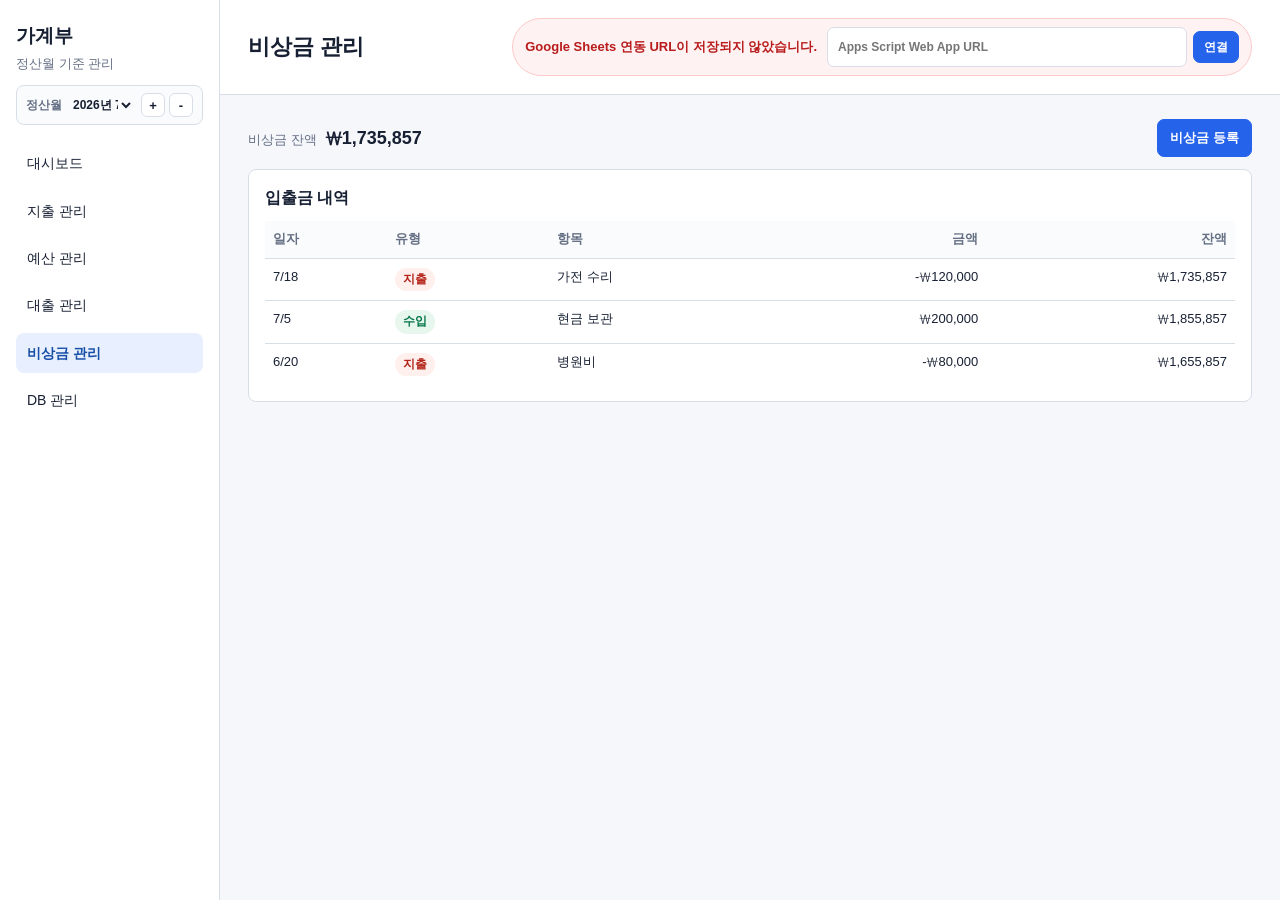
<file: docs/reserve-management.html>
<!doctype html>
<html lang="ko">
<head>
  <meta charset="utf-8">
  <meta name="viewport" content="width=device-width, initial-scale=1">
  <title>가계부 - 비상금 관리</title>
  <link rel="stylesheet" href="household-budget.css?v=9">
  <link rel="manifest" href="manifest.webmanifest">
  <link rel="icon" href="app-icon.svg" type="image/svg+xml">
  <meta name="theme-color" content="#2563eb">
  <script src="household-budget-db.js?v=16"></script>
</head>
<body>
  <div class="shell">
    <aside class="sidebar">
      <div class="brand">
        <div class="brand-title">
          <h1>가계부</h1>
          <p>정산월 기준 관리</p>
        </div>
        <label class="global-month">
          <span>정산월</span>
          <select name="globalSettlementMonth" aria-label="정산월 선택">
            <option>2026년 12월</option>
            <option>2026년 11월</option>
            <option>2026년 10월</option>
            <option>2026년 9월</option>
            <option>2026년 8월</option>
            <option selected>2026년 7월</option>
            <option>2026년 6월</option>
            <option>2026년 5월</option>
            <option>2026년 4월</option>
            <option>2026년 3월</option>
            <option>2026년 2월</option>
            <option>2026년 1월</option>
          </select>
        </label>
      </div>
      <nav class="nav">
        <a href="household-budget-planning.html">대시보드</a>
        <a href="expense-management.html">지출 관리</a>
        <a href="budget-management.html">예산 관리</a>
        <a href="loan-management.html">대출 관리</a>
        <a class="active" href="reserve-management.html">비상금 관리</a>
        <a href="database-management.html">DB 관리</a>
      </nav>
    </aside>
    <div class="content">
      <header class="topbar">
        <div><h2>비상금 관리</h2></div>
      </header>
      <main>
        <div class="toolbar">
          <div class="toolbar-total">
            <span>비상금 잔액</span>
            <strong>₩1,735,857</strong>
          </div>
          <button class="button primary" id="openReserveModal">비상금 등록</button>
        </div>
        <div class="grid">
          <section class="card span-12">
            <h3>입출금 내역</h3>
            <table>
              <thead><tr><th>일자</th><th>유형</th><th>항목</th><th class="amount">금액</th><th class="amount">잔액</th></tr></thead>
              <tbody>
                <tr><td>7/18</td><td><span class="badge red">지출</span></td><td>가전 수리</td><td class="amount">-₩120,000</td><td class="amount">₩1,735,857</td></tr>
                <tr><td>7/5</td><td><span class="badge green">수입</span></td><td>현금 보관</td><td class="amount">₩200,000</td><td class="amount">₩1,855,857</td></tr>
                <tr><td>6/20</td><td><span class="badge red">지출</span></td><td>병원비</td><td class="amount">-₩80,000</td><td class="amount">₩1,655,857</td></tr>
              </tbody>
            </table>
          </section>
        </div>
      </main>
    </div>
  </div>

  <div class="modal-backdrop" id="reserveModal" aria-hidden="true">
    <section class="modal" role="dialog" aria-modal="true" aria-labelledby="reserveModalTitle">
      <div class="modal-head">
        <h3 id="reserveModalTitle">비상금 등록</h3>
        <button class="button reserve-modal-close">닫기</button>
      </div>
      <div class="modal-body">
        <div class="form-grid">
          <div>
            <label for="reserveType">유형</label>
            <select class="control" id="reserveType">
              <option value="">선택</option>
              <option>수입</option>
              <option>지출</option>
            </select>
          </div>
          <div>
            <label for="reserveTitle">항목</label>
            <input class="control" id="reserveTitle">
          </div>
          <div>
            <label for="reserveAmount">금액</label>
            <input class="control" id="reserveAmount">
          </div>
          <div>
            <label for="reserveDate">일자</label>
            <input class="control" id="reserveDate" type="date">
          </div>
        </div>
      </div>
      <div class="modal-actions">
        <button class="button danger reserve-delete-button is-hidden" type="button" data-confirm-delete data-delete-label="비상금 내역">삭제</button>
        <button class="button reserve-modal-close">취소</button>
        <button class="button primary">저장</button>
      </div>
    </section>
  </div>

  <script>
    const reserveModal = document.getElementById("reserveModal");
    const reserveDeleteButton = document.querySelector(".reserve-delete-button");
    let currentReserveEdit = null;
    let latestReserveSnapshot = null;
    const formatCurrency = (value) => `₩${Math.round(Number(value) || 0).toLocaleString("ko-KR")}`;
    const formatDateShort = (value) => {
      const match = String(value || "").match(/^(\d{4})-(\d{2})-(\d{2})$/);
      return match ? `${Number(match[2])}/${Number(match[3])}` : value;
    };
    const escapeHtml = (value) => String(value ?? "")
      .replace(/&/g, "&amp;")
      .replace(/</g, "&lt;")
      .replace(/>/g, "&gt;")
      .replace(/"/g, "&quot;");
    const renderReservePage = (snapshot) => {
      latestReserveSnapshot = snapshot;
      const rows = [...snapshot.rows.reserve_entries].sort((a, b) => String(a.entry_date).localeCompare(String(b.entry_date)));
      let balance = 0;
      const computed = rows.map((row) => {
        const amount = Number(row.amount) || 0;
        balance += row.entry_type === "expense" ? -amount : amount;
        return { ...row, balance };
      }).reverse();
      document.querySelector(".toolbar-total strong").textContent = formatCurrency(balance);
      const body = document.querySelector("table tbody");
      if (!body) return;
      body.innerHTML = computed.length
        ? computed.map((row) => {
            const isExpense = row.entry_type === "expense";
            const typeLabel = isExpense ? "지출" : "수입";
            const amount = `${isExpense ? "-" : ""}${formatCurrency(row.amount)}`;
            return `<tr data-id="${escapeHtml(row.reserve_entry_id || "")}"><td>${formatDateShort(row.entry_date)}</td><td><span class="badge ${isExpense ? "red" : "green"}">${typeLabel}</span></td><td><button class="link-button reserve-edit-trigger" type="button">${escapeHtml(row.title)}</button></td><td class="amount">${amount}</td><td class="amount">${formatCurrency(row.balance)}</td></tr>`;
          }).join("")
        : `<tr><td colspan="5" class="empty-cell">등록된 비상금 내역이 없습니다.</td></tr>`;
    };

    document.getElementById("openReserveModal").addEventListener("click", () => {
      currentReserveEdit = null;
      document.getElementById("reserveModalTitle").textContent = "비상금 등록";
      document.getElementById("reserveType").value = "";
      document.getElementById("reserveTitle").value = "";
      document.getElementById("reserveAmount").value = "";
      document.getElementById("reserveDate").value = new Date().toISOString().slice(0, 10);
      reserveDeleteButton.classList.add("is-hidden");
      reserveModal.classList.add("open");
      reserveModal.setAttribute("aria-hidden", "false");
    });
    document.addEventListener("click", (event) => {
      const button = event.target.closest(".reserve-edit-trigger");
      if (!button) return;
      const id = button.closest("tr").dataset.id;
      const source = latestReserveSnapshot?.rows.reserve_entries.find((row) => row.reserve_entry_id === id);
      currentReserveEdit = { id, source };
      document.getElementById("reserveModalTitle").textContent = "비상금 편집";
      document.getElementById("reserveType").value = source?.entry_type === "expense" ? "지출" : "수입";
      document.getElementById("reserveTitle").value = source?.title || "";
      document.getElementById("reserveAmount").value = source?.amount || "";
      document.getElementById("reserveDate").value = source?.entry_date || "";
      reserveDeleteButton.classList.remove("is-hidden");
      reserveModal.classList.add("open");
      reserveModal.setAttribute("aria-hidden", "false");
    });
    document.querySelectorAll(".reserve-modal-close").forEach((button) => {
      button.addEventListener("click", () => {
        reserveModal.classList.remove("open");
        reserveModal.setAttribute("aria-hidden", "true");
      });
    });
    reserveModal.addEventListener("click", (event) => {
      if (event.target === reserveModal) {
        reserveModal.classList.remove("open");
        reserveModal.setAttribute("aria-hidden", "true");
      }
    });
    reserveModal.querySelector(".modal-actions .button.primary").addEventListener("click", async () => {
      if (!window.HouseholdBudgetDB?.getApiUrl()) {
        alert("Google Sheets 연동 URL이 필요합니다.");
        return;
      }
      const type = document.getElementById("reserveType").value;
      const title = document.getElementById("reserveTitle").value.trim();
      const amount = Number(String(document.getElementById("reserveAmount").value).replace(/[^0-9.-]/g, "")) || 0;
      const entryDate = document.getElementById("reserveDate").value;
      if (!type || !title || !amount || !entryDate) {
        alert("유형, 항목, 금액, 일자를 확인해주세요.");
        return;
      }
      await HouseholdBudgetDB.upsert("reserve_entries", {
        ...(currentReserveEdit?.source || {}),
        reserve_entry_id: currentReserveEdit?.id || undefined,
        entry_date: entryDate,
        entry_type: type === "지출" ? "expense" : "income",
        title,
        amount,
        created_at: currentReserveEdit?.source?.created_at || new Date().toISOString().slice(0, 10),
      });
      await HouseholdBudgetDB.refreshPage();
      reserveModal.classList.remove("open");
    });
    async function deleteCurrentReserve() {
      if (!currentReserveEdit?.id) return;
      await HouseholdBudgetDB.remove("reserve_entries", currentReserveEdit.id);
      await HouseholdBudgetDB.refreshPage();
      reserveModal.classList.remove("open");
    }
    window.__householdBudgetConfirmDelete = async () => {
      if (reserveModal.classList.contains("open")) await deleteCurrentReserve();
    };
    window.HouseholdBudgetDB?.hydratePage(renderReservePage);
  </script>
<div class="modal-backdrop" id="deleteConfirmModal" aria-hidden="true">
  <section class="modal confirm-modal" role="dialog" aria-modal="true" aria-labelledby="deleteConfirmTitle">
    <div class="modal-head">
      <h3 id="deleteConfirmTitle">삭제 확인</h3>
      <button class="button delete-confirm-close" type="button">닫기</button>
    </div>
    <div class="modal-body">
      <p class="note" id="deleteConfirmMessage">선택한 항목을 삭제할까요?</p>
    </div>
    <div class="modal-actions">
      <button class="button delete-confirm-close" type="button">취소</button>
      <button class="button danger" type="button" id="deleteConfirmAction">삭제</button>
    </div>
  </section>
</div>

<script>
  (() => {
    const deleteConfirmModal = document.getElementById("deleteConfirmModal");
    const deleteConfirmMessage = document.getElementById("deleteConfirmMessage");
    const closeDeleteConfirm = () => {
      deleteConfirmModal.classList.remove("open");
      deleteConfirmModal.setAttribute("aria-hidden", "true");
    };

    document.querySelectorAll("[data-confirm-delete]").forEach((button) => {
      button.addEventListener("click", () => {
        const label = button.dataset.deleteLabel || "항목";
        deleteConfirmMessage.textContent = `${label}을 삭제할까요?`;
        deleteConfirmModal.classList.add("open");
        deleteConfirmModal.setAttribute("aria-hidden", "false");
      });
    });

    document.querySelectorAll(".delete-confirm-close").forEach((button) => {
      button.addEventListener("click", closeDeleteConfirm);
    });

    document.getElementById("deleteConfirmAction").addEventListener("click", async () => {
      if (typeof window.__householdBudgetConfirmDelete === "function") {
        await window.__householdBudgetConfirmDelete();
      }
      closeDeleteConfirm();
    });
    deleteConfirmModal.addEventListener("click", (event) => {
      if (event.target === deleteConfirmModal) closeDeleteConfirm();
    });
  })();
</script>
</body>
</html>
</file>
<file: docs/household-budget.css>
:root {
  --bg: #f5f7fb;
  --panel: #ffffff;
  --ink: #172033;
  --muted: #667085;
  --line: #d8dee8;
  --blue: #2563eb;
  --blue-soft: #e8f0ff;
  --green: #067647;
  --green-soft: #e7f7ee;
  --red: #b42318;
  --red-soft: #fff0ed;
  --amber: #9a6700;
  --amber-soft: #fff6d7;
  --radius: 8px;
}

* {
  box-sizing: border-box;
}

body {
  margin: 0;
  background: var(--bg);
  color: var(--ink);
  font-family: -apple-system, BlinkMacSystemFont, "Segoe UI", sans-serif;
  line-height: 1.45;
}

.shell {
  display: block;
  min-height: 100vh;
}

.sidebar {
  background: #fff;
  border-bottom: 1px solid var(--line);
  padding: 14px 16px 12px;
  position: sticky;
  top: 0;
  z-index: 6;
}

.brand {
  display: flex;
  align-items: center;
  justify-content: space-between;
  gap: 12px;
  margin-bottom: 12px;
}

.brand-title {
  min-width: 0;
}

.brand h1 {
  margin: 0;
  font-size: 19px;
}

.brand p {
  margin: 5px 0 0;
  color: var(--muted);
  font-size: 13px;
}

.global-month {
  display: flex;
  align-items: center;
  gap: 7px;
  flex: 0 0 auto;
  border: 1px solid var(--line);
  border-radius: var(--radius);
  padding: 7px 9px;
  background: #fafbfc;
  white-space: nowrap;
}

.global-month span {
  color: var(--muted);
  font-size: 12px;
  font-weight: 700;
}

.global-month select {
  min-width: 108px;
  border: 0;
  background: transparent;
  color: var(--ink);
  font: inherit;
  font-weight: 800;
}

.global-month-actions {
  display: flex;
  gap: 4px;
}

.month-action-button {
  align-items: center;
  background: #fff;
  border: 1px solid var(--line);
  border-radius: 6px;
  color: var(--ink);
  cursor: pointer;
  display: inline-flex;
  font-size: 13px;
  font-weight: 800;
  height: 24px;
  justify-content: center;
  line-height: 1;
  padding: 0;
  width: 24px;
}

.month-action-button:hover {
  background: var(--blue-soft);
  border-color: #b7c8f6;
  color: #174ea6;
}

.db-loading-panel {
  align-items: center;
  background: #fff;
  border: 1px solid var(--line);
  border-radius: 999px;
  box-shadow: 0 10px 24px rgba(15, 23, 42, 0.14);
  color: var(--muted);
  display: none;
  font-size: 13px;
  font-weight: 800;
  gap: 10px;
  left: 50%;
  overflow: hidden;
  padding: 9px 14px;
  position: fixed;
  top: 14px;
  transform: translateX(-50%);
  z-index: 50;
}

.db-loading-panel.is-active {
  display: flex;
}

.db-loading-bar {
  background: linear-gradient(90deg, var(--blue), #93c5fd, var(--blue));
  background-size: 180% 100%;
  border-radius: 999px;
  height: 6px;
  width: 64px;
  animation: loading-bar 0.9s linear infinite;
}

@keyframes loading-bar {
  from { background-position: 0% 50%; }
  to { background-position: 180% 50%; }
}

.nav {
  display: flex;
  gap: 8px;
  overflow-x: auto;
  padding-bottom: 3px;
  scrollbar-width: thin;
}

.nav a {
  flex: 0 0 auto;
  padding: 10px 11px;
  border: 1px solid var(--line);
  border-radius: var(--radius);
  color: var(--ink);
  text-decoration: none;
  font-size: 14px;
  white-space: nowrap;
}

.nav a.active {
  background: var(--blue-soft);
  color: #174ea6;
  font-weight: 800;
}

.content {
  min-width: 0;
}

.topbar {
  background: #fff;
  border-bottom: 1px solid var(--line);
  padding: 18px 28px;
  display: flex;
  justify-content: space-between;
  gap: 16px;
  align-items: center;
  position: static;
  z-index: 4;
}

.topbar h2 {
  margin: 0;
  font-size: 22px;
  white-space: nowrap;
}

.topbar p {
  margin: 4px 0 0;
  color: var(--muted);
  font-size: 14px;
}

.db-page-status {
  display: flex;
  align-items: center;
  gap: 10px;
  margin: 0 0 0 auto;
  border: 1px solid var(--line);
  border-radius: 999px;
  background: #fff;
  padding: 8px 12px;
  color: var(--muted);
  font-size: 13px;
  font-weight: 700;
  white-space: nowrap;
}

.db-page-connect {
  display: grid;
  grid-template-columns: minmax(220px, 360px) auto;
  gap: 6px;
  align-items: center;
}

.db-page-connect .control {
  height: 32px;
  min-width: 0;
  padding: 6px 10px;
  font-size: 12px;
}

.db-page-connect .button {
  min-height: 32px;
  padding: 6px 10px;
  font-size: 12px;
}

.db-page-status[data-status="connected"] {
  border-color: #bbf7d0;
  background: #f0fdf4;
  color: #15803d;
}

.db-page-status[data-status="cached"] {
  border-color: #bfdbfe;
  background: #eff6ff;
  color: #1d4ed8;
}

.db-page-status[data-status="error"],
.db-page-status[data-status="not-configured"] {
  border-color: #fecaca;
  background: #fef2f2;
  color: #b91c1c;
}

.topbar-actions {
  display: flex;
  align-items: center;
  justify-content: flex-end;
  gap: 7px;
  flex-wrap: nowrap;
  min-width: 0;
  flex: 0 1 auto;
  overflow-x: auto;
  scrollbar-width: none;
}

.topbar-actions::-webkit-scrollbar {
  display: none;
}

main {
  padding: 24px 28px 52px;
}

.expense-main {
  padding-top: 0;
}

.expense-main .grid {
  margin-top: 14px;
}

.summary-strip {
  display: grid;
  grid-template-columns: repeat(3, minmax(0, 1fr));
  gap: 8px;
  padding: 8px 28px;
  background: rgba(245, 247, 251, 0.96);
  border-bottom: 1px solid var(--line);
  position: sticky;
  top: var(--summary-top, 87px);
  z-index: 3;
  backdrop-filter: blur(8px);
}

.summary-item {
  background: #fff;
  border: 1px solid var(--line);
  border-radius: var(--radius);
  padding: 7px 9px;
  min-height: 50px;
  min-width: 0;
}

.summary-item span {
  display: block;
  color: var(--muted);
  font-size: 11px;
  font-weight: 750;
  line-height: 1.2;
}

.summary-item strong {
  display: block;
  margin-top: 4px;
  font-size: clamp(12px, 3.2vw, 16px);
  font-variant-numeric: tabular-nums;
  white-space: nowrap;
  letter-spacing: 0;
}

.grid {
  display: grid;
  grid-template-columns: repeat(12, minmax(0, 1fr));
  gap: 14px;
}

.card {
  background: var(--panel);
  border: 1px solid var(--line);
  border-radius: var(--radius);
  padding: 16px;
}

.dashboard-metric {
  padding: 10px 12px;
}

.dashboard-metric .metric-label {
  margin-bottom: 5px;
}

.dashboard-metric .metric-value {
  margin-top: 0;
  font-size: 19px;
}

.budget-chart-card {
  display: grid;
  gap: 14px;
}

.budget-stack {
  display: flex;
  height: 24px;
  overflow: hidden;
  border: 1px solid var(--line);
  border-radius: 999px;
  background: #f7f9fc;
}

.budget-segment {
  display: block;
  min-width: 6px;
}

.budget-segment.fixed,
.legend-dot.fixed {
  background: #dbe7ff;
}

.budget-segment.spent,
.legend-dot.spent {
  background: #2563eb;
}

.budget-segment.remaining,
.legend-dot.remaining {
  background: #dff7ea;
}

.budget-legend {
  display: grid;
  grid-template-columns: repeat(3, minmax(0, 1fr));
  gap: 8px;
}

.budget-legend div {
  display: grid;
  grid-template-columns: auto 1fr auto;
  align-items: center;
  gap: 5px 7px;
  border: 1px solid var(--line);
  border-radius: 8px;
  background: #fafbfc;
  padding: 9px 10px;
}

.legend-dot {
  width: 9px;
  height: 9px;
  border-radius: 999px;
}

.budget-legend small {
  color: var(--muted);
  font-size: 12px;
  font-weight: 750;
}

.budget-legend strong {
  grid-column: 2;
  color: var(--ink);
  font-size: 16px;
  font-variant-numeric: tabular-nums;
}

.budget-legend em {
  grid-column: 3;
  grid-row: 1 / span 2;
  color: var(--muted);
  font-size: 12px;
  font-style: normal;
  font-weight: 800;
}

.span-3 { grid-column: span 3; }
.span-4 { grid-column: span 4; }
.span-5 { grid-column: span 5; }
.span-6 { grid-column: span 6; }
.span-7 { grid-column: span 7; }
.span-8 { grid-column: span 8; }
.span-12 { grid-column: span 12; }

.metric-label {
  color: var(--muted);
  font-size: 13px;
}

.metric-value {
  margin-top: 4px;
  font-size: 27px;
  font-weight: 850;
  letter-spacing: 0;
}

.metric-note {
  margin-top: 8px;
  color: var(--muted);
  font-size: 13px;
}

.compact-summary {
  display: flex;
  flex-wrap: wrap;
  gap: 6px;
  margin-bottom: 10px;
}

.compact-summary span {
  display: inline-flex;
  align-items: baseline;
  justify-content: space-between;
  gap: 6px;
  min-width: 130px;
  border: 1px solid var(--line);
  border-radius: 999px;
  background: #fafbfc;
  padding: 6px 9px;
  color: var(--muted);
  font-size: 12px;
}

.compact-summary strong {
  color: var(--ink);
  font-size: 13px;
  font-variant-numeric: tabular-nums;
}

.ledger-summary {
  flex-wrap: nowrap;
}

.ledger-summary span {
  flex: 1 1 0;
  min-width: 0;
}

.progress {
  height: 9px;
  border-radius: 999px;
  background: #eef2f7;
  overflow: hidden;
  margin-top: 12px;
}

.progress span {
  display: block;
  height: 100%;
  background: var(--blue);
}

h3 {
  margin: 0 0 12px;
  font-size: 16px;
}

.card-head {
  display: flex;
  justify-content: space-between;
  align-items: flex-start;
  gap: 12px;
  margin-bottom: 12px;
}

.card-head h3 {
  margin: 0;
}

.card-head-actions {
  display: flex;
  align-items: center;
  justify-content: flex-end;
  gap: 8px;
  flex-wrap: wrap;
}

.card-head-actions .control {
  width: auto;
  min-width: 118px;
  min-height: 32px;
  padding: 6px 28px 6px 9px;
  font-size: 12px;
}

.total-pill {
  display: inline-flex;
  align-items: baseline;
  gap: 6px;
  border: 1px solid var(--line);
  border-radius: 999px;
  background: #fafbfc;
  padding: 5px 9px;
  color: var(--muted);
  font-size: 12px;
  white-space: nowrap;
}

.total-pill strong {
  color: var(--ink);
  font-size: 13px;
  font-variant-numeric: tabular-nums;
}

.is-hidden {
  display: none;
}

.table-footer {
  display: flex;
  justify-content: center;
  margin-top: 12px;
}

.filter-row {
  display: flex;
  flex-wrap: wrap;
  gap: 6px;
  margin-bottom: 10px;
}

.filter-row .control {
  width: auto;
  min-width: 112px;
  min-height: 34px;
  padding: 7px 34px 7px 10px;
  font-size: 13px;
  appearance: none;
  background-image: linear-gradient(45deg, transparent 50%, var(--muted) 50%),
    linear-gradient(135deg, var(--muted) 50%, transparent 50%);
  background-position: calc(100% - 16px) 50%, calc(100% - 11px) 50%;
  background-size: 5px 5px, 5px 5px;
  background-repeat: no-repeat;
}

.expense-table-group + .expense-table-group {
  margin-top: 16px;
}

.db-flow-card {
  display: flex;
  align-items: center;
  justify-content: space-between;
  gap: 18px;
}

.db-flow-card h3 {
  margin: 0 0 4px;
}

.db-flow-card p {
  margin: 0;
  color: var(--muted);
  font-size: 13px;
}

.db-flow {
  display: flex;
  align-items: center;
  gap: 8px;
  flex-wrap: wrap;
  justify-content: flex-end;
}

.db-flow span {
  padding: 6px 10px;
  border: 1px solid var(--line);
  border-radius: 999px;
  background: #fff;
  color: var(--ink);
  font-size: 12px;
  font-weight: 800;
}

.db-flow b {
  color: var(--muted);
}

.db-connect {
  display: grid;
  grid-template-columns: minmax(220px, 1.5fr) minmax(150px, 0.8fr) auto;
  align-items: center;
  justify-content: flex-end;
  gap: 8px;
  min-width: min(520px, 100%);
}

.db-connect .control {
  min-width: 0;
}

.group-title {
  display: flex;
  align-items: center;
  justify-content: space-between;
  gap: 8px;
  margin: 8px 0 7px;
}

.group-title h4 {
  margin: 0;
  font-size: 13px;
}

table {
  width: 100%;
  border-collapse: collapse;
  font-size: 13px;
}

.table-scroll {
  overflow-x: auto;
}

th, td {
  border-bottom: 1px solid var(--line);
  padding: 9px 8px;
  text-align: left;
  vertical-align: top;
}

th {
  color: var(--muted);
  background: #fafbfc;
  font-weight: 750;
}

tr:last-child td {
  border-bottom: 0;
}

.empty-cell {
  color: var(--muted);
  text-align: center;
  padding: 18px 8px;
}

.amount {
  text-align: right;
  white-space: nowrap;
  font-variant-numeric: tabular-nums;
}

.loan-table {
  min-width: 760px;
  table-layout: fixed;
}

.loan-table th,
.loan-table td {
  padding: 8px 6px;
}

.loan-col-name { width: 86px; }
.loan-col-bank { width: 52px; }
.loan-col-date { width: 86px; }
.loan-col-principal { width: 104px; }
.loan-col-rate { width: 58px; }
.loan-col-end { width: 72px; }
.loan-col-payment { width: 184px; }
.loan-col-status { width: 54px; }

.loan-table th,
.loan-table td {
  overflow-wrap: normal;
}

.loan-payment {
  display: grid;
  justify-items: end;
  gap: 2px;
}

.loan-payment-main {
  display: inline-flex;
  align-items: center;
  justify-content: flex-end;
  gap: 5px;
}

.loan-payment strong {
  color: var(--ink);
  font-size: 13px;
  font-variant-numeric: tabular-nums;
}

.loan-payment span:not(.badge) {
  color: var(--muted);
  font-size: 11px;
  white-space: nowrap;
}

.loan-calculation-panel .card-head {
  margin-bottom: 10px;
}

.loan-calculation-panel h3 {
  font-size: 15px;
}

.loan-calc-grid {
  display: grid;
  grid-template-columns: repeat(3, minmax(0, 1fr));
  gap: 8px;
}

.loan-calc-grid div {
  border: 1px solid var(--line);
  border-radius: 7px;
  background: #fff;
  padding: 8px 9px;
}

.loan-calc-grid span {
  display: block;
  color: var(--muted);
  font-size: 11px;
  font-weight: 750;
}

.loan-calc-grid strong {
  display: block;
  margin-top: 3px;
  color: var(--ink);
  font-size: 14px;
  font-variant-numeric: tabular-nums;
}

.badge {
  display: inline-flex;
  align-items: center;
  padding: 3px 8px;
  border-radius: 999px;
  font-size: 12px;
  font-weight: 800;
}

button.badge {
  border: 0;
  cursor: pointer;
  font-family: inherit;
}

.blue { background: var(--blue-soft); color: #174ea6; }
.green { background: var(--green-soft); color: var(--green); }
.red { background: var(--red-soft); color: var(--red); }
.amber { background: var(--amber-soft); color: var(--amber); }

.form-grid {
  display: grid;
  grid-template-columns: repeat(4, minmax(0, 1fr));
  gap: 10px;
}

.form-span-2 {
  grid-column: span 2;
}

.db-form-grid {
  grid-template-columns: repeat(2, minmax(0, 1fr));
}

.db-form-grid .form-span-2 {
  grid-column: span 1;
}

label {
  display: block;
  color: var(--muted);
  font-size: 12px;
  font-weight: 750;
  margin-bottom: 5px;
}

.field {
  border: 1px solid var(--line);
  border-radius: 7px;
  background: #fff;
  padding: 10px 11px;
  min-height: 40px;
  color: #344054;
  font-size: 14px;
}

.control {
  width: 100%;
  border: 1px solid var(--line);
  border-radius: 7px;
  background: #fff;
  padding: 10px 11px;
  min-height: 40px;
  color: #344054;
  font: inherit;
  font-size: 14px;
}

.segmented {
  display: flex;
  border: 1px solid var(--line);
  border-radius: 7px;
  overflow: hidden;
  background: #fff;
}

.segmented label {
  flex: 1;
  margin: 0;
  padding: 10px 9px;
  text-align: center;
  color: #344054;
  cursor: pointer;
}

.segmented input {
  position: absolute;
  opacity: 0;
  pointer-events: none;
}

.segmented label:has(input:checked) {
  background: var(--blue-soft);
  color: #174ea6;
}

.conditional-panel {
  grid-column: 1 / -1;
  border: 1px solid var(--line);
  border-radius: var(--radius);
  background: #fafbfc;
  padding: 12px;
}

.conditional-panel.is-hidden {
  display: none;
}

.checkline {
  display: flex;
  align-items: center;
  gap: 8px;
  margin: 0;
  color: var(--ink);
  font-size: 14px;
}

.checkline input {
  width: 16px;
  height: 16px;
}

.schedule-preview {
  display: grid;
  grid-template-columns: repeat(3, minmax(0, 1fr));
  gap: 6px;
  margin-top: 10px;
}

.schedule-preview span {
  display: flex;
  align-items: center;
  justify-content: center;
  gap: 5px;
  border: 1px solid var(--line);
  border-radius: 999px;
  background: #fff;
  padding: 6px 7px;
  color: #344054;
  font-size: 11px;
  text-align: center;
  white-space: nowrap;
}

.schedule-preview em,
.schedule-preview b,
.schedule-preview strong {
  font-style: normal;
  font-size: inherit;
}

.schedule-preview em {
  color: var(--muted);
  font-weight: 750;
}

.schedule-preview b {
  color: #174ea6;
}

.schedule-preview strong {
  color: var(--green);
  font-weight: 850;
  font-variant-numeric: tabular-nums;
}

.excluded {
  color: var(--muted);
  text-decoration: line-through;
}

.toolbar {
  display: flex;
  gap: 8px;
  justify-content: space-between;
  align-items: center;
  margin-bottom: 12px;
}

.toolbar.is-sticky {
  position: sticky;
  top: var(--expense-toolbar-top, 147px);
  z-index: 2;
  background: #eef3f9;
  border-bottom: 1px solid var(--line);
  margin-left: -28px;
  margin-right: -28px;
  padding: 12px 28px;
  box-shadow: none;
  backdrop-filter: blur(8px);
}

.toolbar-actions {
  display: flex;
  gap: 6px;
  align-items: center;
  flex-wrap: nowrap;
  overflow-x: auto;
  scrollbar-width: none;
}

.toolbar-actions::-webkit-scrollbar {
  display: none;
}

.toolbar-total {
  display: flex;
  align-items: baseline;
  gap: 8px;
  font-size: 13px;
  color: var(--muted);
  flex: 0 0 auto;
  white-space: nowrap;
}

.toolbar-total strong {
  color: var(--ink);
  font-size: 18px;
  font-variant-numeric: tabular-nums;
}

.button {
  border: 1px solid var(--line);
  border-radius: 7px;
  background: #fff;
  padding: 9px 12px;
  font-size: 13px;
  font-weight: 750;
}

.toolbar-actions .button,
.topbar-actions .button {
  min-height: 30px;
  padding: 6px 8px;
  font-size: 12px;
  white-space: nowrap;
}

.topbar-actions .toolbar-total {
  margin-right: 4px;
}

.topbar-actions .toolbar-total strong {
  font-size: 16px;
}

.button.primary {
  background: var(--blue);
  border-color: var(--blue);
  color: #fff;
}

.button.danger {
  background: var(--red);
  border-color: var(--red);
  color: #fff;
}

.button.danger-soft {
  background: var(--red-soft);
  border-color: #fecaca;
  color: var(--red);
}

.link-button {
  border: 0;
  background: transparent;
  color: var(--blue);
  font: inherit;
  font-weight: 800;
  padding: 0;
  cursor: pointer;
  text-align: inherit;
}

.delete-link {
  color: var(--red);
}

.table-actions {
  display: flex;
  gap: 8px;
  align-items: center;
  white-space: nowrap;
}

.amount-button {
  border: 0;
  background: transparent;
  color: var(--ink);
  font: inherit;
  font-weight: 800;
  padding: 0;
  cursor: pointer;
  text-align: right;
}

.editable-cell {
  background: #fafcff;
}

.modal-backdrop {
  position: fixed;
  inset: 0;
  display: none;
  align-items: center;
  justify-content: center;
  background: rgba(15, 23, 42, 0.34);
  padding: 20px;
  z-index: 20;
}

.modal-backdrop.open {
  display: flex;
}

.modal {
  width: min(720px, 100%);
  max-height: calc(100vh - 40px);
  background: #fff;
  border-radius: var(--radius);
  border: 1px solid var(--line);
  box-shadow: 0 18px 50px rgba(15, 23, 42, 0.18);
  display: flex;
  flex-direction: column;
}

.confirm-modal {
  width: min(420px, 100%);
}

.modal-head {
  display: flex;
  justify-content: space-between;
  align-items: center;
  gap: 16px;
  padding: 16px 18px;
  border-bottom: 1px solid var(--line);
}

.modal-head h3 {
  margin: 0;
}

.modal-body {
  padding: 18px;
  overflow-y: auto;
}

.modal-actions {
  display: flex;
  justify-content: flex-end;
  gap: 8px;
  padding: 14px 18px;
  border-top: 1px solid var(--line);
}

.delete-scope-options {
  display: grid;
  gap: 8px;
  margin-top: 12px;
}

.delete-scope-options label {
  align-items: center;
  border: 1px solid var(--line);
  border-radius: 8px;
  display: flex;
  gap: 8px;
  padding: 10px 12px;
}

.section-title {
  margin: 26px 0 12px;
  font-size: 18px;
}

.note {
  color: var(--muted);
  font-size: 13px;
}

@media (min-width: 1100px) {
  .shell {
    display: grid;
    grid-template-columns: 220px minmax(0, 1fr);
  }

  .sidebar {
    border-right: 1px solid var(--line);
    border-bottom: 0;
    padding: 22px 16px;
    height: 100vh;
  }

  .brand {
    display: block;
    margin-bottom: 18px;
  }

  .global-month {
    width: 100%;
    margin-top: 12px;
    justify-content: space-between;
  }

  .global-month select {
    min-width: 0;
  }

  .nav {
    display: grid;
    overflow: visible;
    padding-bottom: 0;
    gap: 7px;
  }

  .nav a {
    border: 0;
    display: block;
    white-space: normal;
  }

  .topbar {
    position: sticky;
    top: 0;
  }

  .summary-strip {
    top: var(--summary-top, 73px);
  }
}

@media (max-width: 900px) {
  .topbar {
    padding: 16px 18px;
  }

  main {
    padding: 18px 18px 42px;
  }

  .expense-main {
    padding-top: 0;
  }

  .topbar {
    align-items: flex-start;
    flex-direction: column;
    flex-wrap: nowrap;
  }

  .db-page-status {
    width: 100%;
    margin-left: 0;
    border-radius: 10px;
    align-items: flex-start;
    flex-direction: column;
  }

  .db-page-connect {
    width: 100%;
    grid-template-columns: 1fr auto;
  }

  .summary-strip {
    grid-template-columns: repeat(3, minmax(0, 1fr));
    padding: 8px 12px;
  }

  .toolbar.is-sticky {
    top: var(--expense-toolbar-top, 147px);
    margin-left: -18px;
    margin-right: -18px;
    padding: 12px 18px;
  }

  .toolbar {
    align-items: center;
    flex-direction: row;
    flex-wrap: nowrap;
  }

  .toolbar-actions,
  .topbar-actions {
    max-width: 100%;
    overflow-x: auto;
    flex-wrap: nowrap;
    scrollbar-width: none;
  }

  .toolbar-actions::-webkit-scrollbar,
  .topbar-actions::-webkit-scrollbar {
    display: none;
  }

  .db-flow-card {
    align-items: flex-start;
    flex-direction: column;
  }

  .db-flow {
    justify-content: flex-start;
    white-space: normal;
  }

  .db-connect {
    width: 100%;
    min-width: 0;
    grid-template-columns: 1fr;
    justify-content: flex-start;
  }

  .db-connect .control {
    min-width: 0;
    flex: 1 1 auto;
  }

  .span-3, .span-4, .span-5, .span-6, .span-7, .span-8 {
    grid-column: span 12;
  }

  .form-grid {
    grid-template-columns: 1fr;
  }

  .form-span-2 {
    grid-column: 1 / -1;
  }

  .loan-calc-grid {
    grid-template-columns: repeat(2, minmax(0, 1fr));
  }

  .schedule-preview {
    grid-template-columns: repeat(2, minmax(0, 1fr));
  }

  .budget-legend {
    grid-template-columns: 1fr;
  }
}
</file>
